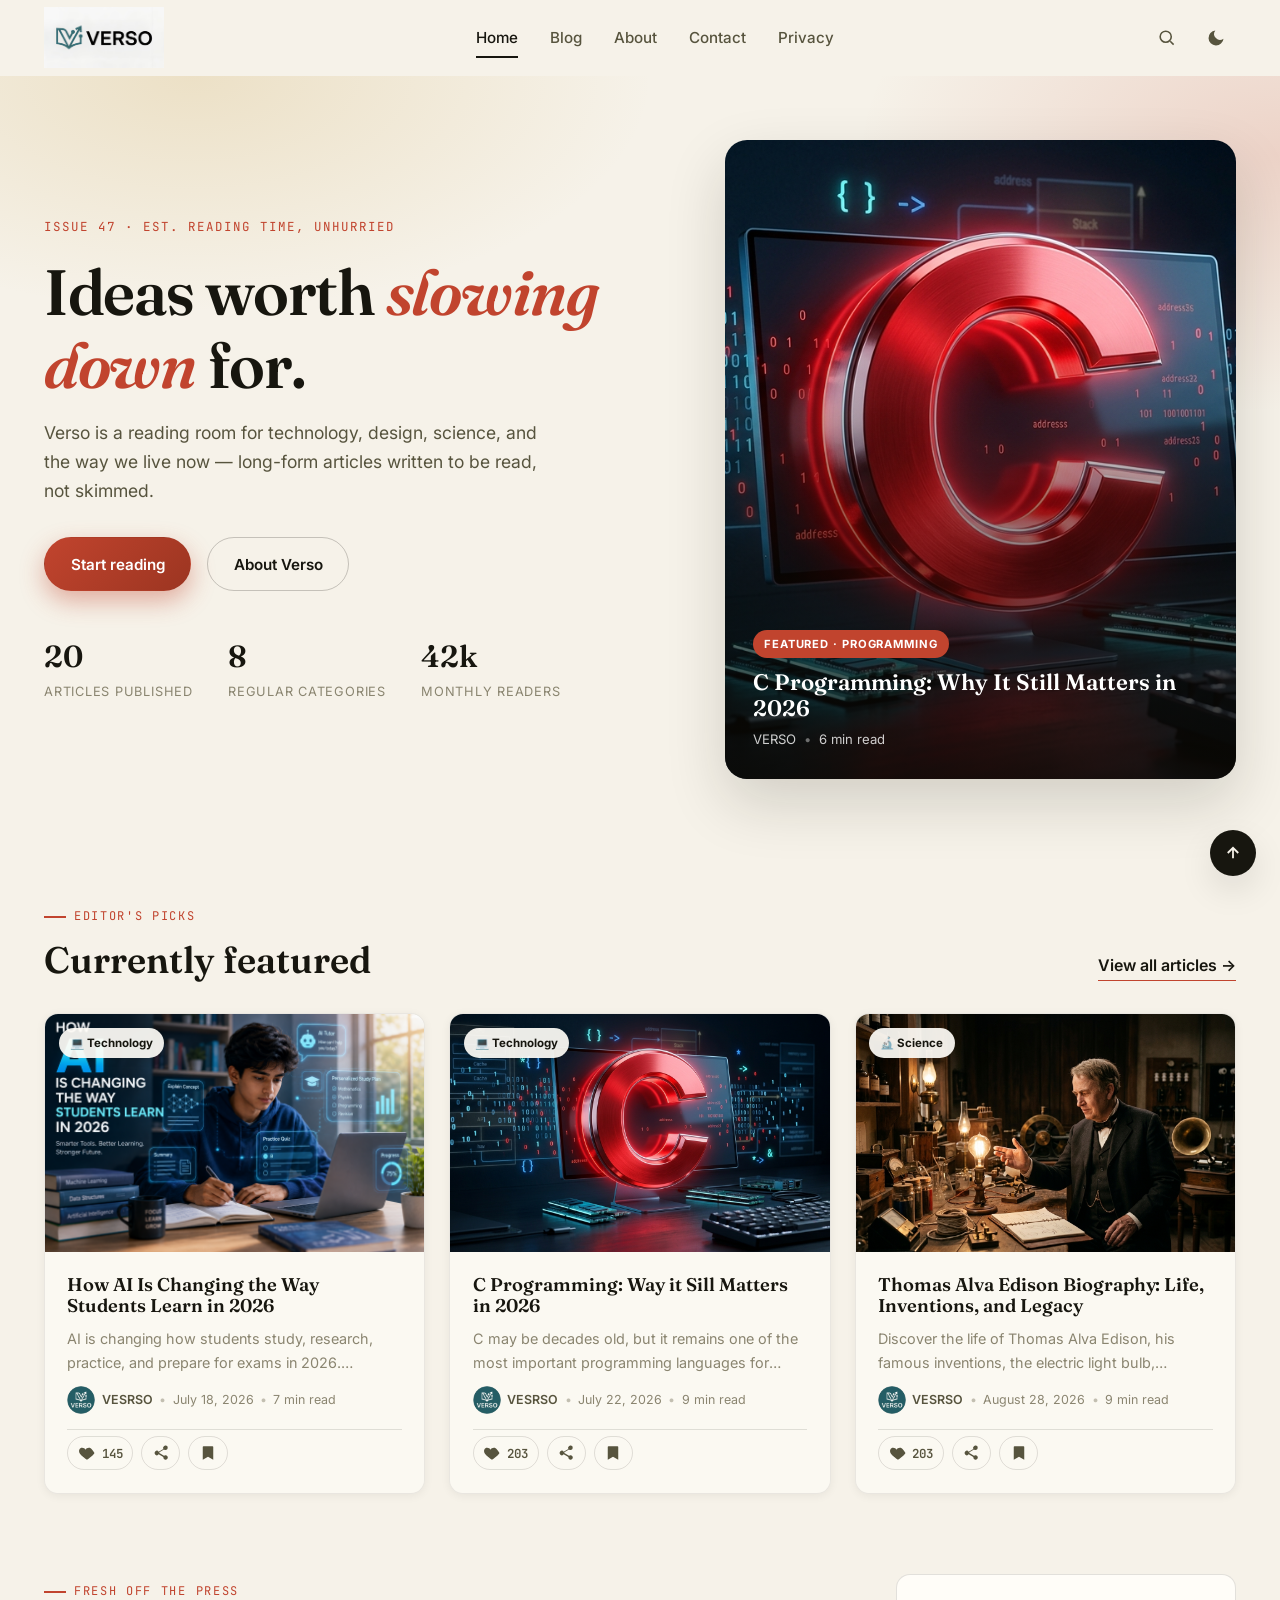
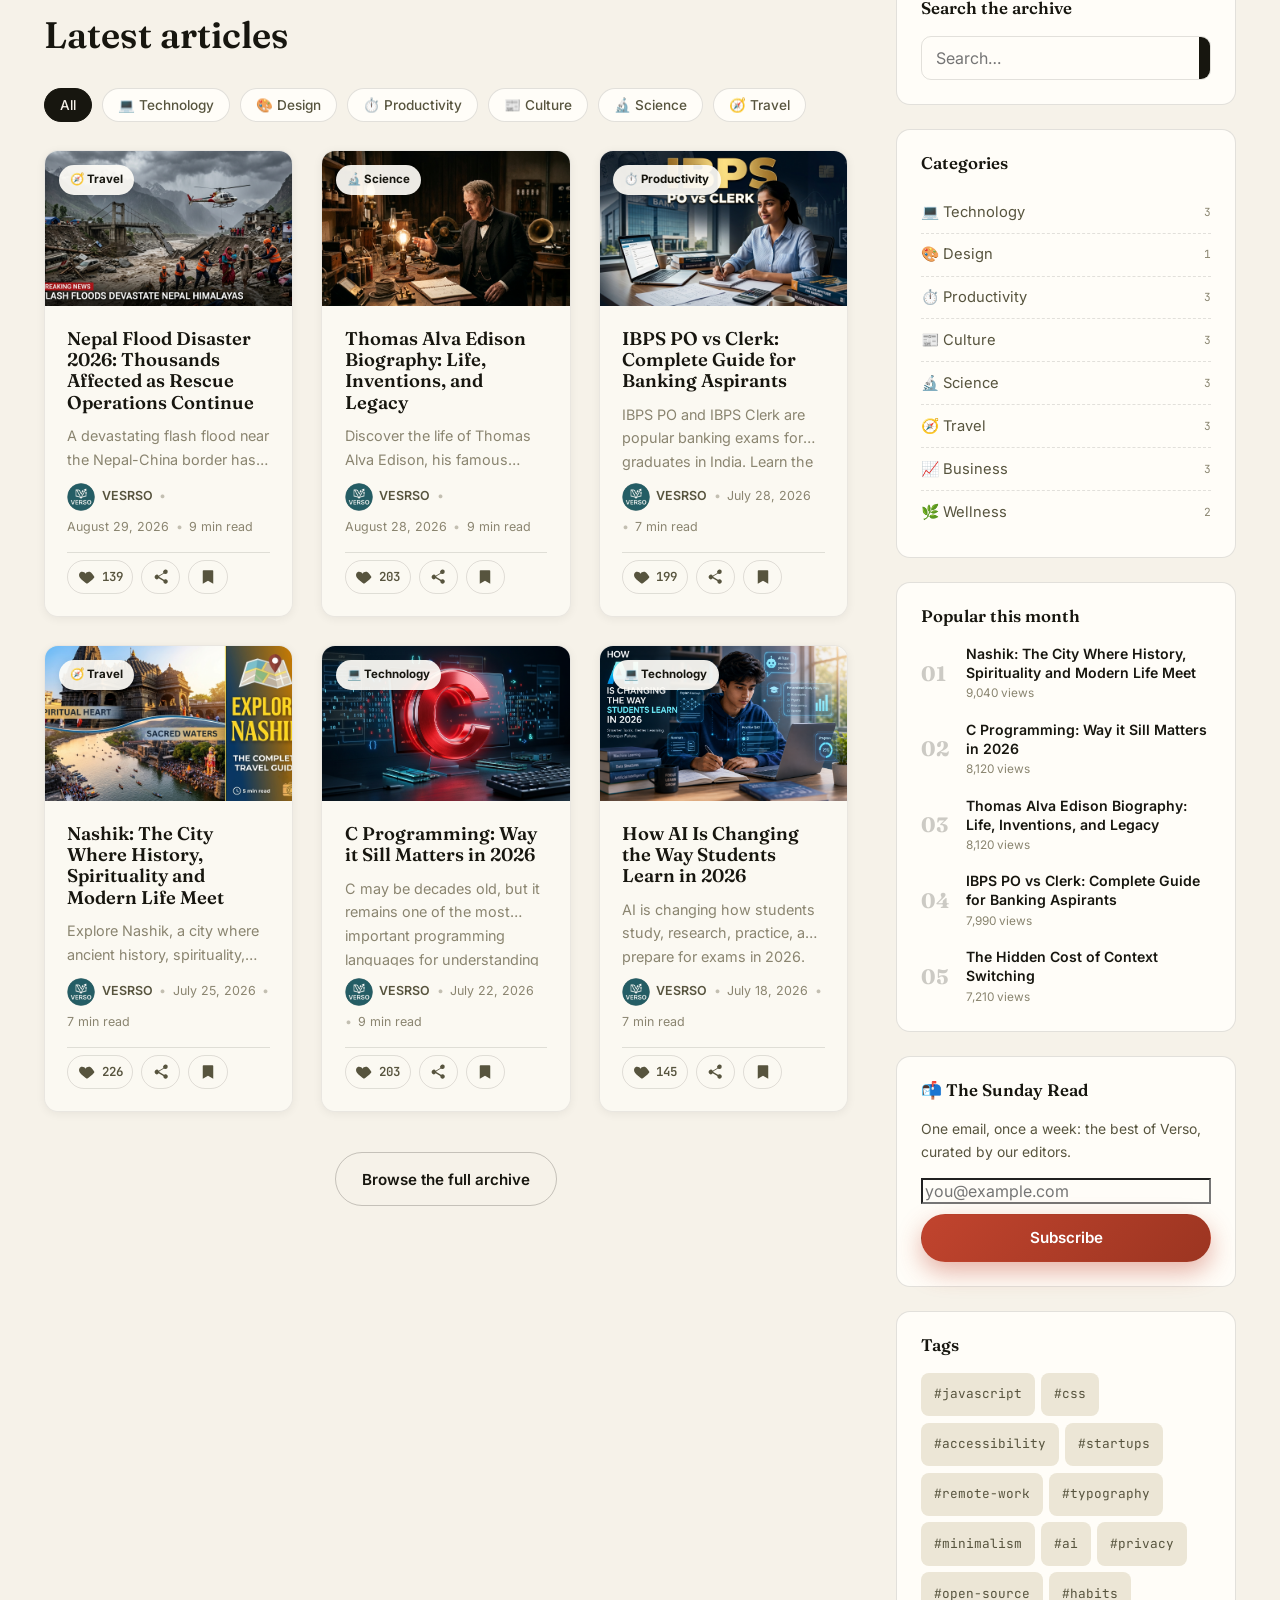
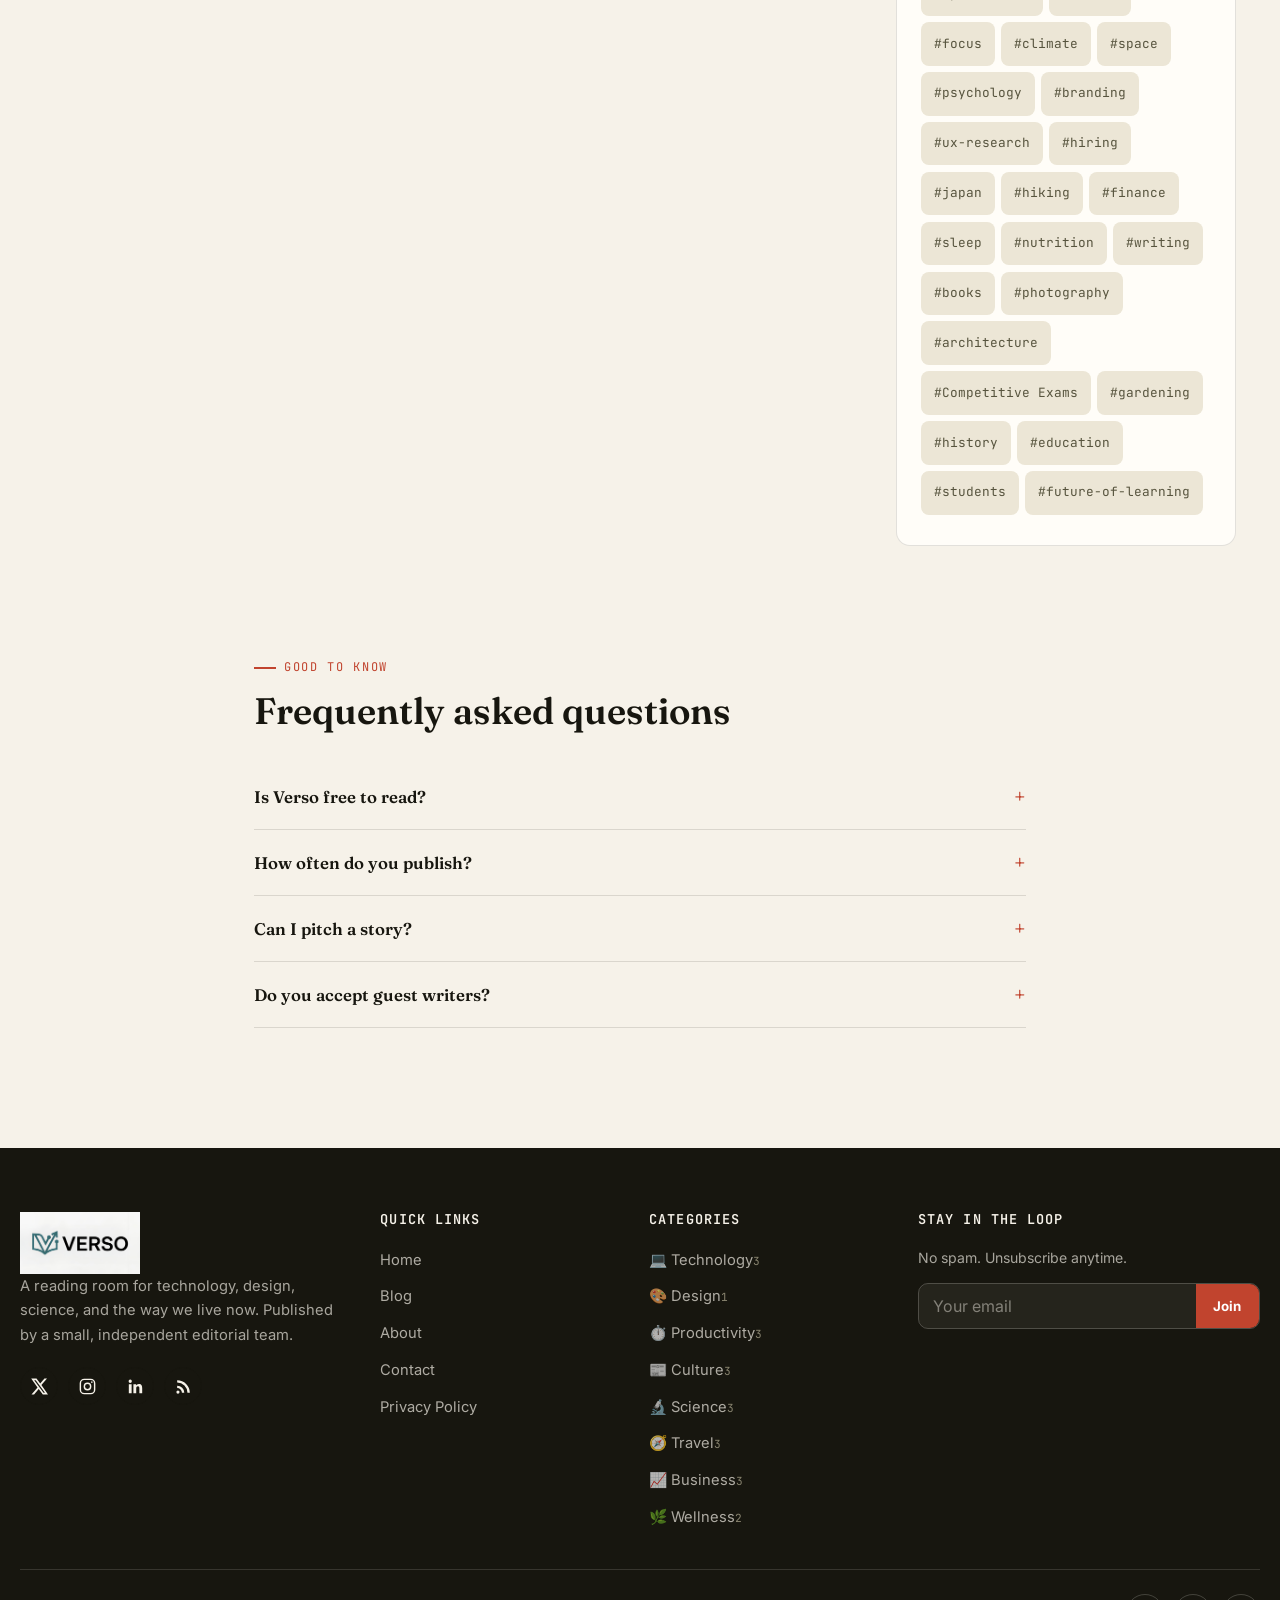
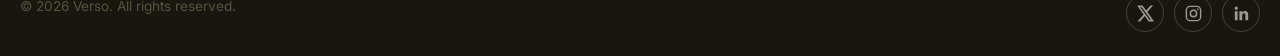
<file: index.html>
<!DOCTYPE html>
<html lang="en">
<head>
  <meta name="google-site-verification" content="L8E7GluqnDi6hn-db4uwh5d0eyfYCwh_qu2xkvtkNhM" />
  <script async src="https://pagead2.googlesyndication.com/pagead/js/adsbygoogle.js?client=ca-pub-2275084325107772"
     crossorigin="anonymous"></script>
  <meta charset="UTF-8">
  <meta name="viewport" content="width=device-width, initial-scale=1.0">

  <title>Verso — Ideas Worth Slowing Down For</title>

  <meta name="description"
    content="Verso is a reading room for technology, design, science, and the way we live now. Long-form articles, written to be read, not skimmed.">

  <meta name="theme-color" content="#F6F2E9">

  <link rel="canonical" href="https://verso-blogg.netlify.app/index.html">

  <!-- Open Graph -->
  <meta property="og:type" content="website">
  <meta property="og:title" content="Verso — Ideas Worth Slowing Down For">
  <meta property="og:description"
    content="A reading room for technology, design, science, and the way we live now.">
  <meta property="og:image" content="https://verso-blogg.netlify.app/images/IMG_20260827_145928.png">
  <meta property="og:url" content="https://verso-blogg.netlify.app/index.html">

  <meta name="twitter:card" content="summary_large_image">
  <meta name="twitter:title" content="Verso — Ideas Worth Slowing Down For">
  <meta name="twitter:description"
    content="A reading room for technology, design, science, and the way we live now.">
  <meta name="twitter:image" content="https://picsum.photos/id/0/1200/700">

  <link rel="icon" href="images/placeholder.svg" type="image/svg+xml">

  <link rel="stylesheet" href="css/xmc.css">
  <link rel="stylesheet" href="css/ree.css">

    <!-- Theme -->
  <script src="js/theme.js"></script>

  <!-- Schema.org -->
<script type="application/ld+json">
{
  "@context": "https://schema.org",
  "@type": "WebSite",
  "name": "Verso",
  "url": "https://verso-blogg.netlify.app/",
  "potentialAction": {
    "@type": "SearchAction",
    "target": "https://verso-blogg.netlify.app/blog.html?search={search_term_string}",
    "query-input": "required name=search_term_string"
  }
}
</script>

  <style>
    /* =========================================================
       SOCIAL MEDIA ICONS
       ========================================================= */

    .social-links {
      display: flex;
      align-items: center;
      gap: 10px;
    }

    .social-links a {
      width: 38px;
      height: 38px;
      display: inline-flex;
      align-items: center;
      justify-content: center;
      border-radius: 50%;
      text-decoration: none;
      transition:
        transform 0.2s ease,
        background-color 0.2s ease,
        color 0.2s ease;
    }

    .social-links a:hover {
      transform: translateY(-3px);
    }

    .social-links svg {
      width: 19px;
      height: 19px;
      display: block;
    }

    /* Footer social icons */
    .footer-about .social-links a,
    .footer-bottom .social-links a {
      color: inherit;
    }

    .social-links a:hover {
      background: rgba(255,255,255,0.12);
    }
  </style>

</head>

<body>

  <a class="skip-link" href="#main">Skip to content</a>

  <!-- ============================= HEADER ============================= -->

  <header class="site-header">

    <div class="container">

      <a href="index.html" class="logo">
        <img src="images/IMG_20260827_145928.png" alt="Verso Logo">
      </a>

      <nav class="nav-menu" aria-label="Primary">
        <a href="index.html" class="is-active">Home</a>
        <a href="blog.html">Blog</a>
        <a href="about.html">About</a>
        <a href="contact.html">Contact</a>
        <a href="privacy.html">Privacy</a>
      </nav>

      <div class="header-actions">

        <button
          class="icon-btn search-toggle"
          aria-label="Open search"
          title="Search (press /)">

          <svg
            viewBox="0 0 24 24"
            width="19"
            height="19"
            fill="none"
            stroke="currentColor"
            stroke-width="2">

            <circle cx="11" cy="11" r="7"/>
            <path d="M21 21l-4.3-4.3"/>

          </svg>

        </button>

        <button
          class="icon-btn theme-toggle"
          aria-label="Toggle dark mode"
          aria-pressed="false"
          title="Toggle theme (press t)">

          <svg
            class="icon-moon"
            viewBox="0 0 24 24"
            width="19"
            height="19"
            fill="currentColor">

            <path d="M21 12.8A9 9 0 1 1 11.2 3a7 7 0 0 0 9.8 9.8Z"/>

          </svg>

          <svg
            class="icon-sun"
            viewBox="0 0 24 24"
            width="19"
            height="19"
            fill="currentColor">

            <circle cx="12" cy="12" r="4.5"/>

            <path
              d="M12 2v2.5M12 19.5V22M4.2 4.2l1.8 1.8M18 18l1.8 1.8M2 12h2.5M19.5 12H22M4.2 19.8 6 18M18 6l1.8-1.8"
              stroke="currentColor"
              stroke-width="1.6"/>

          </svg>

        </button>

        <button
          class="nav-toggle"
          aria-label="Open menu"
          aria-expanded="false">

          <span></span>
          <span></span>
          <span></span>

        </button>

      </div>

    </div>

  </header>

  <!-- ============================= SEARCH ============================= -->

  <div class="search-panel">

    <div class="search-panel__inner">

      <div class="search-panel__header">

        <form role="search" style="flex:1; display:flex;">

          <input
            type="search"
            class="search-input"
            placeholder="Search articles, topics, tags…"
            aria-label="Search articles">

        </form>

        <button
          type="button"
          class="search-panel__close"
          aria-label="Close search">

          ✕

        </button>

      </div>

      <div class="search-suggestions">

        <p class="search-suggestions__hint">
          Type at least two characters to search titles, tags, and categories.
        </p>

      </div>

    </div>

  </div>


  <main id="main">

    <!-- ============================= HERO ============================= -->

    <section class="hero">

      <div class="container hero__grid">

        <div>

          <p class="hero__eyebrow">
            Issue 47 · Est. reading time, unhurried
          </p>

          <h1 class="hero__title">
            Ideas worth <em>slowing down</em> for.
          </h1>

          <p class="hero__lede">
            Verso is a reading room for technology, design, science,
            and the way we live now — long-form articles written to be
            read, not skimmed.
          </p>

          <div class="hero__actions">

            <a href="blog.html" class="btn btn-primary">
              Start reading
            </a>

            <a href="about.html" class="btn btn-secondary">
              About Verso
            </a>

          </div>

          <div class="hero__stats">

            <div>
              <div class="hero__stat-value">
                <span data-counter="20">0</span>
              </div>

              <div class="hero__stat-label">
                Articles published
              </div>
            </div>

            <div>
              <div class="hero__stat-value">
                <span data-counter="8">0</span>
              </div>

              <div class="hero__stat-label">
                Regular categories
              </div>
            </div>

            <div>
              <div class="hero__stat-value">
                <span data-counter="42">0</span>k
              </div>

              <div class="hero__stat-label">
                Monthly readers
              </div>
            </div>

          </div>

        </div>


        <a
  href="post.html?slug=c-programming-why-it-still-matters-in-2026"
  class="hero__feature"
  id="hero-feature">

  <img
    src="images/C programming.png"
    alt="C Programming: Why It Still Matters in 2026">

  <div class="hero__feature-content">

    <span class="hero__feature-badge">
      Featured · Programming
    </span>

    <h2 class="hero__feature-title">
      C Programming: Why It Still Matters in 2026
    </h2>

    <div class="hero__feature-meta">
      <span>VERSO</span>
      <span class="dot">•</span>
      <span>6 min read</span>
    </div>

  </div>

        </a>

      </div>

    </section>

    <!-- ====================== FEATURED ARTICLES ====================== -->

    <section class="section section--tight">

      <div class="container">

        <div class="section-head">

          <div>

            <span class="eyebrow">
              Editor's picks
            </span>

            <h2 class="section-title">
              Currently featured
            </h2>

          </div>

          <a href="blog.html" class="view-all-link">
            View all articles →
          </a>

        </div>

        <div
          class="featured-strip"
          id="featured-strip">
        </div>

      </div>

    </section>


    <!-- ============================ MAIN GRID ============================ -->

    <section class="section section--tight">

      <div class="container grid-main">

        <div class="main-col">

          <div class="section-head">

            <div>

              <span class="eyebrow">
                Fresh off the press
              </span>

              <h2 class="section-title">
                Latest articles
              </h2>

            </div>

          </div>

          <div
            class="category-chip-row"
            id="home-category-filters">
          </div>

          <div
            class="card-grid"
            id="home-post-grid"
            data-skeleton-target
            data-skeleton-count="6">
          </div>

          <div style="text-align:center; margin-top: 2.5rem;">

            <a
              href="blog.html"
              class="btn btn-secondary">

              Browse the full archive

            </a>

          </div>

        </div>

      <!-- ============================ SIDEBAR ============================ -->

        <aside class="sidebar" aria-label="Sidebar">

          <div class="widget">

            <h3 class="widget__title">
              Search the archive
            </h3>

            <form
              class="widget__search"
              role="search"
              id="sidebar-search-form">

              <input
                type="search"
                placeholder="Search…"
                aria-label="Search">

              <button
                type="submit"
                aria-label="Search">

                <svg
                  viewBox="0 0 24 24"
                  width="17"
                  height="17"
                  fill="none"
                  stroke="currentColor"
                  stroke-width="2">

                  <circle cx="11" cy="11" r="7"/>
                  <path d="M21 21l-4.3-4.3"/>

                </svg>

              </button>

            </form>

          </div>


          <div class="widget">

            <h3 class="widget__title">
              Categories
            </h3>

            <ul
              class="category-list"
              id="sidebar-categories">
            </ul>

          </div>


          <div class="widget">

            <h3 class="widget__title">
              Popular this month
            </h3>

            <ul
              class="mini-post-list"
              id="sidebar-popular">
            </ul>

          </div>


          <div class="widget widget-newsletter">

            <h3 class="widget__title">
              📬 The Sunday Read
            </h3>

            <p>
              One email, once a week: the best of Verso,
              curated by our editors.
            </p>

            <form id="sidebar-newsletter-form">

              <input
                type="email"
                required
                placeholder="you@example.com"
                aria-label="Email address">

              <button
                type="submit"
                class="btn btn-primary btn-block">

                Subscribe

              </button>

            </form>

          </div>


          <div class="widget">

            <h3 class="widget__title">
              Tags
            </h3>

            <div
              class="tag-cloud"
              id="sidebar-tags">
            </div>

          </div>

        </aside>

      </div>

    </section>

    <!-- ============================ FAQ ============================ -->

    <section class="section section--tight">

      <div
        class="container"
        style="max-width: 820px;">

        <div class="section-head">

          <div>

            <span class="eyebrow">
              Good to know
            </span>

            <h2 class="section-title">
              Frequently asked questions
            </h2>

          </div>

        </div>

        <div
          class="faq-list"
          id="faq-list">
        </div>

      </div>

    </section>

  </main>


  <!-- ============================= FOOTER ============================= -->

  <footer class="site-footer">

    <div class="container footer-top">


      <!-- ABOUT -->

      <div class="footer-col footer-about">

        <a href="index.html" class="logo">

          <img
            src="images/IMG_20260827_145928.png"
            alt="Verso Logo">

        </a>

        <p>
          A reading room for technology, design, science,
          and the way we live now. Published by a small,
          independent editorial team.
        </p>


        <!-- SOCIAL MEDIA -->

        <div
          class="social-links"
          style="margin-top:1.25rem;">

          <!-- X / Twitter -->

          <a
            href="#"
            aria-label="X"
            title="X">

            <svg
              viewBox="0 0 24 24"
              fill="currentColor"
              aria-hidden="true">

              <path d="M18.244 2H21.5l-7.11 8.13L22.75 22h-6.57l-5.14-6.73L5.15 22H1.89l7.61-8.7L1.5 2h6.74l4.65 6.14L18.244 2Zm-1.15 17.86h1.8L7.22 4.02H5.29L17.094 19.86Z"/>

            </svg>

          </a>


          <!-- Instagram -->

          <a
            href="https://www.instagram.com/akash_jadhav_14?igsi=MWh5ZHBkMnVkZ2pjag=="
            aria-label="Instagram"
            title="Instagram">

            <svg
              viewBox="0 0 24 24"
              fill="none"
              stroke="currentColor"
              stroke-width="1.8"
              aria-hidden="true">

              <rect
                x="3"
                y="3"
                width="18"
                height="18"
                rx="5"/>

              <circle
                cx="12"
                cy="12"
                r="4"/>

              <circle
                cx="17.5"
                cy="6.5"
                r="1"
                fill="currentColor"
                stroke="none"/>

            </svg>

          </a>

          <!-- LINKEDIN -->

          <a
            href="https://www.linkedin.com/in/akash-jadhav-b55a06274"
            target="_blank"
            rel="noopener noreferrer"
            aria-label="LinkedIn"
            title="LinkedIn">

            <svg
              viewBox="0 0 24 24"
              fill="currentColor"
              aria-hidden="true">

              <path d="M20.45 20.45h-3.56v-5.58c0-1.33-.03-3.04-1.85-3.04-1.85 0-2.13 1.44-2.13 2.94v5.68H9.35V9h3.42v1.56h.05c.48-.9 1.64-1.85 3.37-1.85 3.6 0 4.26 2.37 4.26 5.46v6.28zM5.34 7.43a2.06 2.06 0 1 1 0-4.12 2.06 2.06 0 0 1 0 4.12zM7.12 20.45H3.56V9h3.56v11.45z"/>

            </svg>

          </a>


          <!-- RSS -->

          <a
            href="#"
            aria-label="RSS Feed"
            title="RSS Feed">

            <svg
              viewBox="0 0 24 24"
              fill="currentColor"
              aria-hidden="true">

              <circle cx="5" cy="19" r="2"/>

              <path d="M4 11a9 9 0 0 1 9 9h-3a6 6 0 0 0-6-6v-3Z"/>

              <path d="M4 4a16 16 0 0 1 16 16h-3A13 13 0 0 0 4 7V4Z"/>

            </svg>

          </a>

        </div>

      </div>


      <!-- QUICK LINKS -->

      <div class="footer-col">

        <h4>Quick links</h4>

        <ul>

          <li>
            <a href="index.html">Home</a>
          </li>

          <li>
            <a href="blog.html">Blog</a>
          </li>

          <li>
            <a href="about.html">About</a>
          </li>

          <li>
            <a href="contact.html">Contact</a>
          </li>

          <li>
            <a href="privacy.html">
              Privacy Policy
            </a>
          </li>

        </ul>

      </div>


      <!-- CATEGORIES -->

      <div class="footer-col">

        <h4>Categories</h4>

        <ul id="footer-categories"></ul>

      </div>


      <!-- NEWSLETTER -->

      <div class="footer-col footer-newsletter">

        <h4>Stay in the loop</h4>

        <p
          style="color:rgba(246,242,233,0.65); font-size:0.88rem;">

          No spam. Unsubscribe anytime.

        </p>

        <form id="footer-newsletter-form">

          <input
            type="email"
            required
            placeholder="Your email"
            aria-label="Email address">

          <button type="submit">
            Join
          </button>

        </form>

      </div>

    </div>

    <!-- ============================= FOOTER BOTTOM ============================= -->

    <div class="container footer-bottom">

      <p>
        © <span data-year></span>
        Verso. All rights reserved.
      </p>


      <!-- SOCIAL MEDIA -->

      <div class="social-links">


        <!-- X -->

        <a
          href="#"
          aria-label="X"
          title="X">

          <svg
            viewBox="0 0 24 24"
            fill="currentColor"
            aria-hidden="true">

            <path d="M18.244 2H21.5l-7.11 8.13L22.75 22h-6.57l-5.14-6.73L5.15 22H1.89l7.61-8.7L1.5 2h6.74l4.65 6.14L18.244 2Zm-1.15 17.86h1.8L7.22 4.02H5.29L17.094 19.86Z"/>

          </svg>

        </a>


        <!-- INSTAGRAM -->

        <a
          href="https://www.instagram.com/akash_jadhav_14?igsi=MWh5ZHBkMnVkZ2pjag=="
          aria-label="Instagram"
          title="Instagram">

          <svg
            viewBox="0 0 24 24"
            fill="none"
            stroke="currentColor"
            stroke-width="1.8"
            aria-hidden="true">

            <rect
              x="3"
              y="3"
              width="18"
              height="18"
              rx="5"/>

            <circle
              cx="12"
              cy="12"
              r="4"/>

            <circle
              cx="17.5"
              cy="6.5"
              r="1"
              fill="currentColor"
              stroke="none"/>

          </svg>

        </a>


        <!-- LINKEDIN -->

        <a
          href="https://www.linkedin.com/in/akash-jadhav-b55a06274"
          target="_blank"
          rel="noopener noreferrer"
          aria-label="LinkedIn"
          title="LinkedIn">

          <svg
            viewBox="0 0 24 24"
            fill="currentColor"
            aria-hidden="true">

            <path d="M20.45 20.45h-3.56v-5.58c0-1.33-.03-3.04-1.85-3.04-1.85 0-2.13 1.44-2.13 2.94v5.68H9.35V9h3.42v1.56h.05c.48-.9 1.64-1.85 3.37-1.85 3.6 0 4.26 2.37 4.26 5.46v6.28zM5.34 7.43a2.06 2.06 0 1 1 0-4.12 2.06 2.06 0 0 1 0 4.12zM7.12 20.45H3.56V9h3.56v11.45z"/>

            </svg>

        </a>

      </div>

    </div>

  </footer>


  <!-- ============================= NEWSLETTER POPUP ============================= -->

  <div class="newsletter-popup">

    <div class="newsletter-popup__card">

      <button
        type="button"
        class="newsletter-popup__close"
        data-close-popup
        aria-label="Close">

        ✕

      </button>

      <div class="newsletter-popup__icon">
        📖
      </div>

      <h3>
        Enjoying Verso so far?
      </h3>

      <p>
        Get our best articles delivered every Sunday morning —
        no noise, just the good stuff.
      </p>

      <form>

        <input
          type="email"
          required
          placeholder="you@example.com"
          aria-label="Email address">

        <button
          type="submit"
          class="btn btn-primary">

          Subscribe

        </button>

      </form>

      <p
        style="font-size:0.78rem; margin-top:1rem;">

        <button
          type="button"
          data-close-popup
          style="background:none;border:none;color:var(--ink-faint);text-decoration:underline;">

          No thanks, maybe later

        </button>

      </p>

    </div>

  </div>

  <!-- ============================= SCROLL TOP ============================= -->

  <button
    class="scroll-top-btn"
    aria-label="Scroll to top">

    <svg
      viewBox="0 0 24 24"
      width="18"
      height="18"
      fill="none"
      stroke="currentColor"
      stroke-width="2.4">

      <path d="M12 19V5M5 12l7-7 7 7"/>

    </svg>

  </button>


  <!-- ============================= JAVASCRIPT ============================= -->

  <script src="js/blog.js"></script>
  <script src="js/app.js"></script>
  <script src="js/search.js"></script>
  <script src="js/pagination.js"></script>


  <script>

    /* ---------------------------------------------------------------
       Home page rendering
       --------------------------------------------------------------- */

    (function () {

      "use strict";


      /* Featured strip */

      const featured =
        VERSO.posts
          .filter((p) => p.featured)
          .slice(0, 3);

      document.getElementById("featured-strip").innerHTML =
        featured.map(VERSO.renderCard).join("");


      /* Latest posts */

      let activeCategory = "all";

      const grid =
        document.getElementById("home-post-grid");


      function renderGrid() {

        const list =
          [...VERSO.posts]
            .filter(
              (p) =>
                activeCategory === "all" ||
                p.category === activeCategory
            )
            .sort(
              (a, b) =>
                new Date(b.date) -
                new Date(a.date)
            )
            .slice(0, 6);


        grid.innerHTML = list.length

          ? list.map(VERSO.renderCard).join("")

          : `
            <div
              class="empty-state"
              style="grid-column:1/-1;">

              <h3>No articles here yet</h3>

              <p>
                Try a different category.
              </p>

            </div>
          `;


        window.VersoLazyLoad();

      }


      /* Category filters */

      const chipRow =
        document.getElementById(
          "home-category-filters"
        );


      chipRow.innerHTML =
        [
          `<button
             class="chip is-active"
             data-category="all">
             All
           </button>`
        ]

        .concat(
          VERSO.categories
            .slice(0, 6)
            .map(
              (c) =>
                `<button
                   class="chip"
                   data-category="${c.id}">
                   ${c.icon} ${c.name}
                 </button>`
            )
        )

        .join("");


      chipRow.addEventListener(
        "click",
        (e) => {

          const btn =
            e.target.closest(".chip");

          if (!btn) return;

          activeCategory =
            btn.dataset.category;


          chipRow
            .querySelectorAll(".chip")
            .forEach(
              (c) =>
                c.classList.toggle(
                  "is-active",
                  c === btn
                )
            );


          renderGrid();

        }
      );


      renderGrid();


      /* Sidebar */

      VERSO.renderCategoryList(
        "#sidebar-categories"
      );

      VERSO.renderPopularPosts(
        "#sidebar-popular"
      );

      VERSO.renderTagCloud(
        "#sidebar-tags"
      );

      VERSO.renderCategoryList(
        "#footer-categories"
      );


      /* Newsletter */

      [
        ["#sidebar-newsletter-form", true],
        ["#footer-newsletter-form", false]

      ].forEach(
        ([selector]) => {

          const form =
            document.querySelector(selector);

          form?.addEventListener(
            "submit",
            (e) => {

              e.preventDefault();

              const input =
                form.querySelector(
                  "input[type='email']"
                );


              if (input.checkValidity()) {

                localStorage.setItem(
                  "verso_subscribed",
                  "1"
                );


                VersoToast(
                  "You're subscribed. Welcome aboard!",
                  "success"
                );


                form.reset();

              } else {

                VersoToast(
                  "Please enter a valid email address.",
                  "error"
                );

              }

            }
          );

        }
      );
      /* Sidebar search */

      document
        .getElementById(
          "sidebar-search-form"
        )
        ?.addEventListener(
          "submit",
          (e) => {

            e.preventDefault();

            const q =
              e.target
                .querySelector("input")
                .value
                .trim();


            window.location.href =
              `blog.html?search=${encodeURIComponent(q)}`;

          }
        );


      /* FAQ */

      const faqs = [

        {
          q: "Is Verso free to read?",
          a: "Yes — every article on Verso is free, always. The Sunday newsletter is free too."
        },

        {
          q: "How often do you publish?",
          a: "New articles go up two to three times a week, usually on weekday mornings."
        },

        {
          q: "Can I pitch a story?",
          a: "Absolutely. Head to the Contact page and choose \"Pitch an idea\" from the subject line."
        },

        {
          q: "Do you accept guest writers?",
          a: "We do, on a rolling basis. We look for a strong point of view over a long résumé."
        }

      ];


      document.getElementById(
        "faq-list"
      ).innerHTML = faqs

        .map(
          (f, i) => `

            <div class="faq-item">

              <button
                class="faq-question"
                aria-expanded="false"
                aria-controls="faq-a-${i}">

                ${f.q}

                <span class="faq-question__icon">
                  +
                </span>

              </button>

              <div
                class="faq-answer"
                id="faq-a-${i}">

                <div class="faq-answer__inner">
                  ${f.a}
                </div>

              </div>

            </div>

          `
        )

        .join("");


      document
        .querySelectorAll(".faq-question")
        .forEach(
          (btn) => {

            btn.addEventListener(
              "click",
              () => {

                const item =
                  btn.closest(".faq-item");

                const answer =
                  item.querySelector(
                    ".faq-answer"
                  );


                const isOpen =
                  item.classList.toggle(
                    "is-open"
                  );


                btn.setAttribute(
                  "aria-expanded",
                  String(isOpen)
                );


                answer.style.maxHeight =
                  isOpen
                    ? answer.scrollHeight + "px"
                    : "0px";

              }
            );

          }
        );

    })();

  </script>

</body>
</html>
</file>
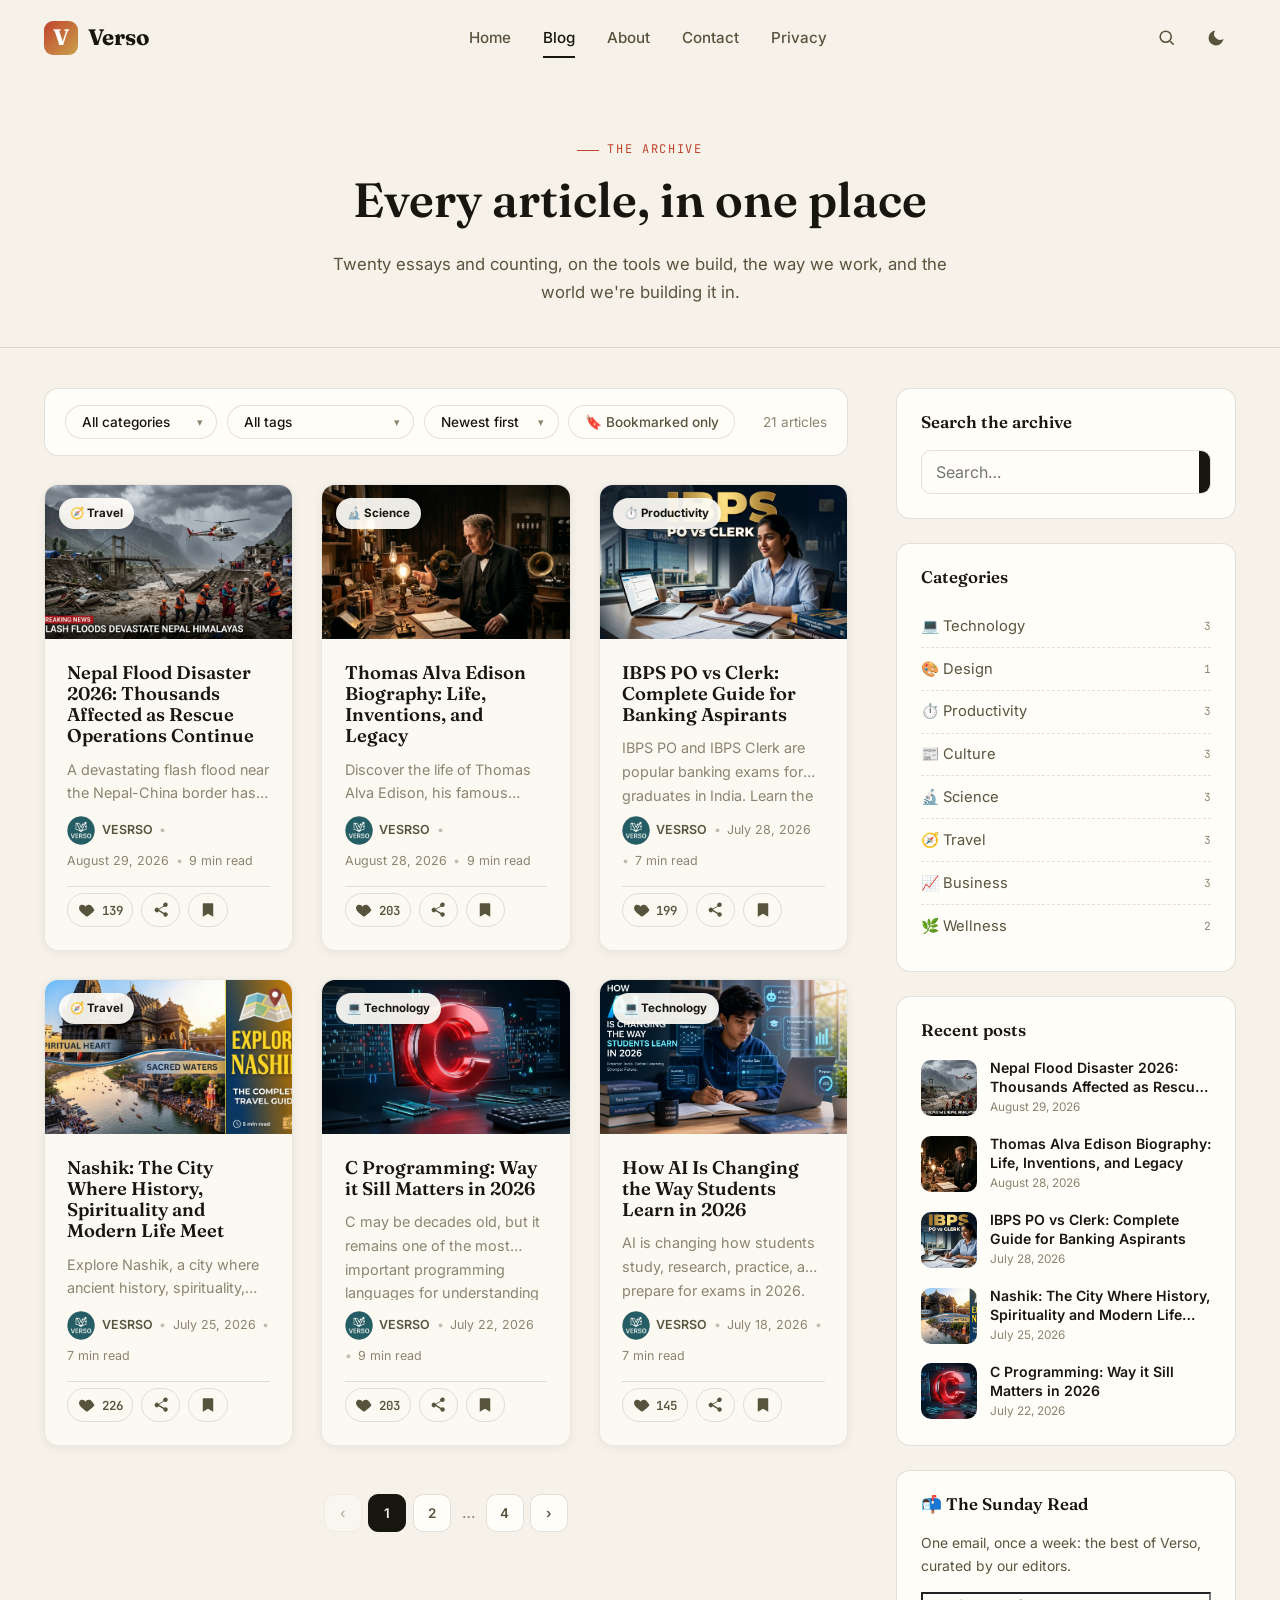
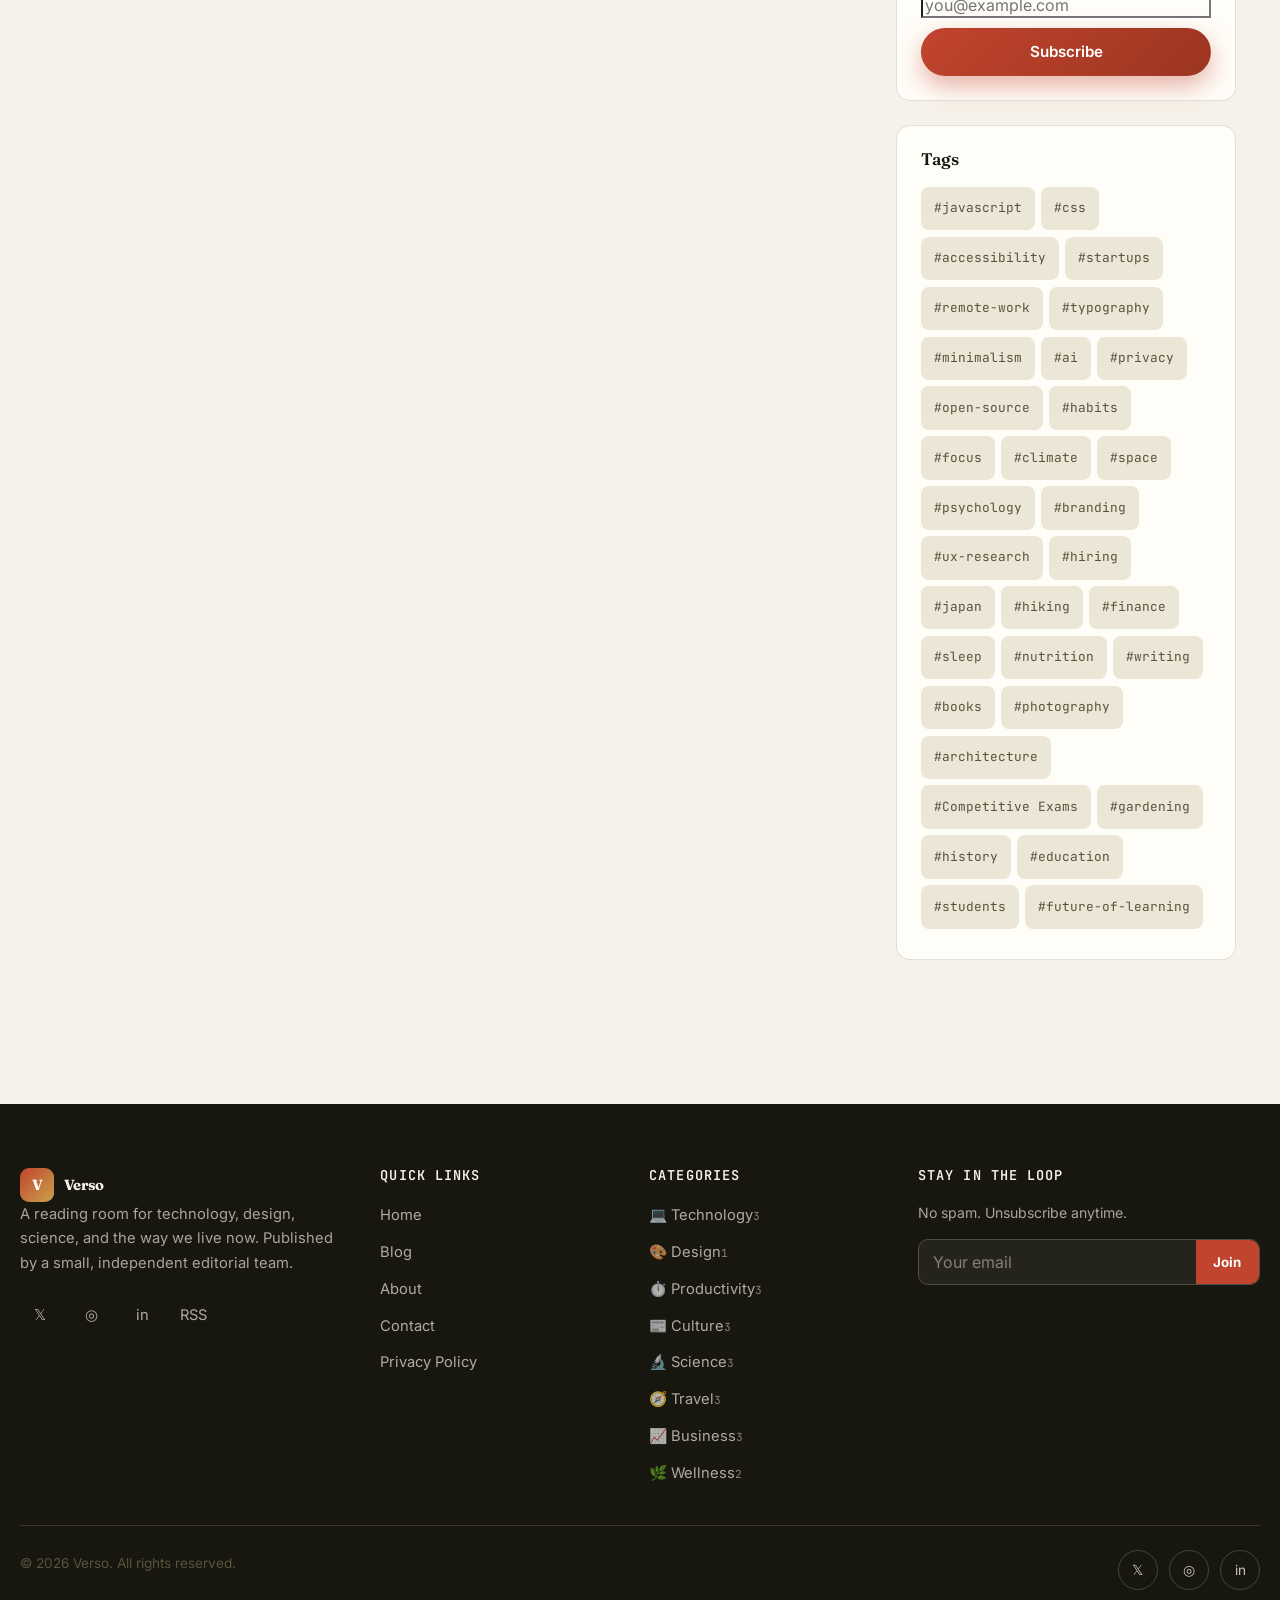
<file: blog.html>
<!DOCTYPE html>
<html lang="en">
<head>
  <meta charset="UTF-8">
  <meta name="viewport" content="width=device-width, initial-scale=1.0">
  <title>Blog — Verso</title>
  <meta name="description" content="Browse every article on Verso: filter by category or tag, search the archive, and sort by newest, oldest, or most read.">
  <meta name="theme-color" content="#F6F2E9">
  <link rel="canonical" href="https://verso-blogg.netlify.app/blog.html">

  <meta property="og:type" content="website">
  <meta property="og:title" content="Blog — Verso">
  <meta property="og:description" content="Browse every article on Verso: filter by category or tag, search the archive, and sort by newest, oldest, or most read.">
  <meta property="og:image" content="https://picsum.photos/id/1/1200/700">
  <meta name="twitter:card" content="summary_large_image">

  <link rel="icon" href="images/placeholder.svg" type="image/svg+xml">
  <link rel="stylesheet" href="css/xmc.css">
  <link rel="stylesheet" href="css/ree.css">
  <script src="js/theme.js"></script>
</head>
<body>
  <a class="skip-link" href="#main">Skip to content</a>

  <header class="site-header">
    <div class="container">
      <a href="index.html" class="logo"><span class="logo__mark">V</span>Verso</a>
      <nav class="nav-menu" aria-label="Primary">
        <a href="index.html">Home</a>
        <a href="blog.html" class="is-active">Blog</a>
        <a href="about.html">About</a>
        <a href="contact.html">Contact</a>
        <a href="privacy.html">Privacy</a>
      </nav>
      <div class="header-actions">
        <button class="icon-btn search-toggle" aria-label="Open search" title="Search (press /)">
          <svg viewBox="0 0 24 24" width="19" height="19" fill="none" stroke="currentColor" stroke-width="2"><circle cx="11" cy="11" r="7"/><path d="M21 21l-4.3-4.3"/></svg>
        </button>
        <button class="icon-btn theme-toggle" aria-label="Toggle dark mode" aria-pressed="false" title="Toggle theme (press t)">
          <svg class="icon-moon" viewBox="0 0 24 24" width="19" height="19" fill="currentColor"><path d="M21 12.8A9 9 0 1 1 11.2 3a7 7 0 0 0 9.8 9.8Z"/></svg>
          <svg class="icon-sun" viewBox="0 0 24 24" width="19" height="19" fill="currentColor"><circle cx="12" cy="12" r="4.5"/><path d="M12 2v2.5M12 19.5V22M4.2 4.2l1.8 1.8M18 18l1.8 1.8M2 12h2.5M19.5 12H22M4.2 19.8 6 18M18 6l1.8-1.8" stroke="currentColor" stroke-width="1.6"/></svg>
        </button>
        <button class="nav-toggle" aria-label="Open menu" aria-expanded="false"><span></span><span></span><span></span></button>
      </div>
    </div>
  </header>

  <div class="search-panel">
    <div class="search-panel__inner">
      <div class="search-panel__header">
        <form role="search" style="flex:1; display:flex;">
          <input type="search" class="search-input" placeholder="Search articles, topics, tags…" aria-label="Search articles">
        </form>
        <button type="button" class="search-panel__close" aria-label="Close search">✕</button>
      </div>
      <div class="search-suggestions"><p class="search-suggestions__hint">Type at least two characters to search titles, tags, and categories.</p></div>
    </div>
  </div>

  <main id="main">
    <section class="page-hero">
      <div class="container">
        <span class="eyebrow" style="justify-content:center;">The archive</span>
        <h1 class="page-hero__title">Every article, in one place</h1>
        <p class="page-hero__sub">Twenty essays and counting, on the tools we build, the way we work, and the world we're building it in.</p>
      </div>
    </section>

    <section class="section section--tight">
      <div class="container grid-main">
        <div class="main-col">
          <div class="listing-toolbar">
            <div class="listing-toolbar__filters">
              <div class="select-wrap">
                <select id="category-select" aria-label="Filter by category">
                  <option value="all">All categories</option>
                </select>
              </div>
              <div class="select-wrap">
                <select id="tag-select" aria-label="Filter by tag">
                  <option value="all">All tags</option>
                </select>
              </div>
              <div class="select-wrap">
                <select id="sort-select" aria-label="Sort articles">
                  <option value="newest">Newest first</option>
                  <option value="oldest">Oldest first</option>
                  <option value="popular">Most viewed</option>
                  <option value="liked">Most liked</option>
                </select>
              </div>
              <button class="chip" id="bookmarks-only-toggle" aria-pressed="false">🔖 Bookmarked only</button>
            </div>
            <span class="listing-toolbar__result-count" id="result-count"></span>
          </div>

          <div class="card-grid" id="blog-grid" data-skeleton-target data-skeleton-count="6"></div>
          <nav class="pagination" id="pagination" aria-label="Pagination"></nav>
        </div>

        <aside class="sidebar" aria-label="Sidebar">
          <div class="widget">
            <h3 class="widget__title">Search the archive</h3>
            <form class="widget__search" role="search" id="sidebar-search-form">
              <input type="search" placeholder="Search…" aria-label="Search" id="sidebar-search-input">
              <button type="submit" aria-label="Search">
                <svg viewBox="0 0 24 24" width="17" height="17" fill="none" stroke="currentColor" stroke-width="2"><circle cx="11" cy="11" r="7"/><path d="M21 21l-4.3-4.3"/></svg>
              </button>
            </form>
          </div>
          <div class="widget">
            <h3 class="widget__title">Categories</h3>
            <ul class="category-list" id="sidebar-categories"></ul>
          </div>
          <div class="widget">
            <h3 class="widget__title">Recent posts</h3>
            <ul class="mini-post-list" id="sidebar-recent"></ul>
          </div>
          <div class="widget widget-newsletter">
            <h3 class="widget__title">📬 The Sunday Read</h3>
            <p>One email, once a week: the best of Verso, curated by our editors.</p>
            <form id="sidebar-newsletter-form">
              <input type="email" required placeholder="you@example.com" aria-label="Email address">
              <button type="submit" class="btn btn-primary btn-block">Subscribe</button>
            </form>
          </div>
          <div class="widget">
            <h3 class="widget__title">Tags</h3>
            <div class="tag-cloud" id="sidebar-tags"></div>
          </div>
        </aside>
      </div>
    </section>
  </main>

  <footer class="site-footer">
    <div class="container footer-top">
      <div class="footer-col footer-about">
        <a href="index.html" class="logo"><span class="logo__mark">V</span>Verso</a>
        <p>A reading room for technology, design, science, and the way we live now. Published by a small, independent editorial team.</p>
        <div class="social-links" style="margin-top:1.25rem;">
          <a href="#" aria-label="Twitter">𝕏</a><a href="#" aria-label="Instagram">◎</a><a href="#" aria-label="LinkedIn">in</a><a href="#" aria-label="RSS feed">RSS</a>
        </div>
      </div>
      <div class="footer-col">
        <h4>Quick links</h4>
        <ul><li><a href="index.html">Home</a></li><li><a href="blog.html">Blog</a></li><li><a href="about.html">About</a></li><li><a href="contact.html">Contact</a></li><li><a href="privacy.html">Privacy Policy</a></li></ul>
      </div>
      <div class="footer-col"><h4>Categories</h4><ul id="footer-categories"></ul></div>
      <div class="footer-col footer-newsletter">
        <h4>Stay in the loop</h4>
        <p style="color:rgba(246,242,233,0.65); font-size:0.88rem;">No spam. Unsubscribe anytime.</p>
        <form id="footer-newsletter-form"><input type="email" required placeholder="Your email" aria-label="Email address"><button type="submit">Join</button></form>
      </div>
    </div>
    <div class="container footer-bottom">
      <p>© <span data-year></span> Verso. All rights reserved.</p>
      <div class="social-links"><a href="#" aria-label="Twitter">𝕏</a><a href="#" aria-label="Instagram">◎</a><a href="#" aria-label="LinkedIn">in</a></div>
    </div>
  </footer>

  <div class="newsletter-popup">
    <div class="newsletter-popup__card">
      <button type="button" class="newsletter-popup__close" data-close-popup aria-label="Close">✕</button>
      <div class="newsletter-popup__icon">📖</div>
      <h3>Enjoying Verso so far?</h3>
      <p>Get our best articles delivered every Sunday morning — no noise, just the good stuff.</p>
      <form><input type="email" required placeholder="you@example.com" aria-label="Email address"><button type="submit" class="btn btn-primary">Subscribe</button></form>
      <p style="font-size:0.78rem; margin-top:1rem;"><button type="button" data-close-popup style="background:none;border:none;color:var(--ink-faint);text-decoration:underline;">No thanks, maybe later</button></p>
    </div>
  </div>

  <button class="scroll-top-btn" aria-label="Scroll to top">
    <svg viewBox="0 0 24 24" width="18" height="18" fill="none" stroke="currentColor" stroke-width="2.4"><path d="M12 19V5M5 12l7-7 7 7"/></svg>
  </button>

  <script src="js/blog.js"></script>
  <script src="js/app.js"></script>
  <script src="js/search.js"></script>
  <script src="js/pagination.js"></script>
  <script>
    /* ---------------------------------------------------------------
       Blog listing logic: filter by category/tag/search, sort, paginate
       --------------------------------------------------------------- */
    (function () {
      "use strict";

      const PER_PAGE = 6;
      const params = new URLSearchParams(window.location.search);

      const state = {
        category: params.get("category") || "all",
        tag: params.get("tag") || "all",
        search: params.get("search") || "",
        sort: "newest",
        bookmarksOnly: false,
        page: 1
      };

      const categorySelect = document.getElementById("category-select");
      const tagSelect = document.getElementById("tag-select");
      const sortSelect = document.getElementById("sort-select");
      const grid = document.getElementById("blog-grid");
      const resultCount = document.getElementById("result-count");
      const paginationEl = document.getElementById("pagination");
      const bookmarksToggle = document.getElementById("bookmarks-only-toggle");

      // Populate filter dropdowns
      categorySelect.innerHTML += VERSO.categories.map((c) => `<option value="${c.id}">${c.icon} ${c.name}</option>`).join("");
      tagSelect.innerHTML += VERSO.tags.map((t) => `<option value="${t}">#${t}</option>`).join("");
      categorySelect.value = state.category;
      tagSelect.value = state.tag;

      function getFilteredSorted() {
        let list = [...VERSO.posts];

        if (state.category !== "all") list = list.filter((p) => p.category === state.category);
        if (state.tag !== "all") list = list.filter((p) => p.tags.includes(state.tag));
        if (state.bookmarksOnly) {
          const saved = VERSO.getBookmarks();
          list = list.filter((p) => saved.includes(p.id));
        }
        if (state.search.trim()) {
          const q = state.search.trim().toLowerCase();
          list = list.filter((p) => {
            const haystack = `${p.title} ${p.excerpt} ${p.tags.join(" ")} ${VERSO.getCategory(p.category).name} ${VERSO.getAuthor(p.author).name}`.toLowerCase();
            return haystack.includes(q);
          });
        }

        switch (state.sort) {
          case "oldest": list.sort((a, b) => new Date(a.date) - new Date(b.date)); break;
          case "popular": list.sort((a, b) => b.views - a.views); break;
          case "liked": list.sort((a, b) => VERSO.getLikeCount(b) - VERSO.getLikeCount(a)); break;
          default: list.sort((a, b) => new Date(b.date) - new Date(a.date));
        }
        return list;
      }

      function render() {
        const list = getFilteredSorted();
        const totalPages = Math.max(1, Math.ceil(list.length / PER_PAGE));
        state.page = Math.min(state.page, totalPages);
        const pageItems = VersoPagination.paginate(list, state.page, PER_PAGE);

        resultCount.textContent = state.search
          ? `${list.length} result${list.length === 1 ? "" : "s"} for "${state.search}"`
          : `${list.length} article${list.length === 1 ? "" : "s"}`;

        grid.innerHTML = pageItems.length
          ? pageItems.map(VERSO.renderCard).join("")
          : `<div class="empty-state" style="grid-column:1/-1;"><h3>No articles match those filters</h3><p>Try clearing a filter or searching a different term.</p></div>`;

        window.VersoLazyLoad();
        VersoPagination.renderControls(paginationEl, state.page, totalPages, (page) => {
          state.page = page;
          render();
          window.scrollTo({ top: grid.offsetTop - 110, behavior: "smooth" });
        });
      }

      categorySelect.addEventListener("change", () => { state.category = categorySelect.value; state.page = 1; render(); });
      tagSelect.addEventListener("change", () => { state.tag = tagSelect.value; state.page = 1; render(); });
      sortSelect.addEventListener("change", () => { state.sort = sortSelect.value; state.page = 1; render(); });
      bookmarksToggle.addEventListener("click", () => {
        state.bookmarksOnly = !state.bookmarksOnly;
        bookmarksToggle.classList.toggle("is-active", state.bookmarksOnly);
        bookmarksToggle.setAttribute("aria-pressed", String(state.bookmarksOnly));
        state.page = 1;
        render();
      });

      if (params.get("bookmarks") === "1") {
        state.bookmarksOnly = true;
        bookmarksToggle.classList.add("is-active");
        bookmarksToggle.setAttribute("aria-pressed", "true");
      }

      // Sidebar search box also drives the main listing search
      const sidebarSearchInput = document.getElementById("sidebar-search-input");
      sidebarSearchInput.value = state.search;
      document.getElementById("sidebar-search-form").addEventListener("submit", (e) => {
        e.preventDefault();
        state.search = sidebarSearchInput.value.trim();
        state.page = 1;
        render();
      });

      render();

      // Sidebar widgets
      VERSO.renderCategoryList("#sidebar-categories");
      VERSO.renderRecentPosts("#sidebar-recent");
      VERSO.renderTagCloud("#sidebar-tags");
      VERSO.renderCategoryList("#footer-categories");

      [ "#sidebar-newsletter-form", "#footer-newsletter-form" ].forEach((selector) => {
        document.querySelector(selector)?.addEventListener("submit", (e) => {
          e.preventDefault();
          const input = e.target.querySelector("input[type='email']");
          if (input.checkValidity()) {
            localStorage.setItem("verso_subscribed", "1");
            VersoToast("You're subscribed. Welcome aboard!", "success");
            e.target.reset();
          } else {
            VersoToast("Please enter a valid email address.", "error");
          }
        });
      });
    })();
  </script>
</body>
</html>
</file>
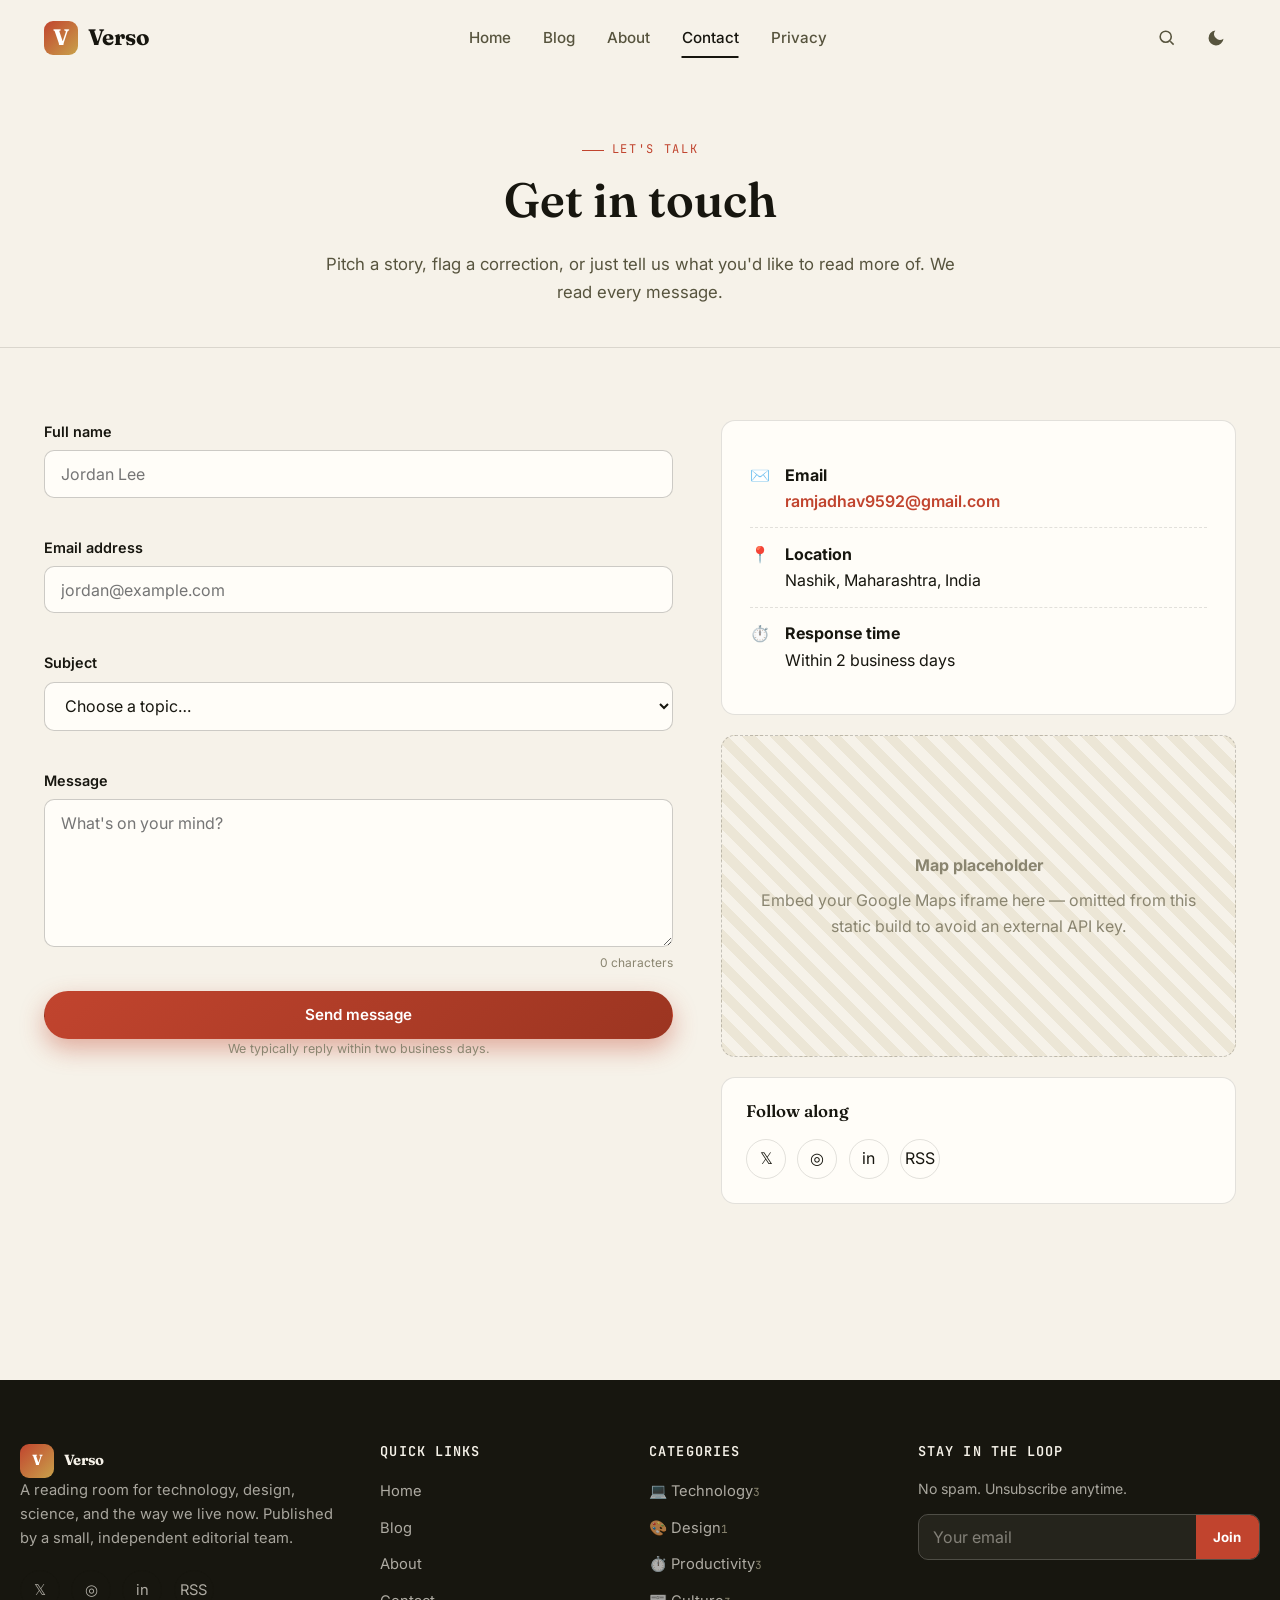
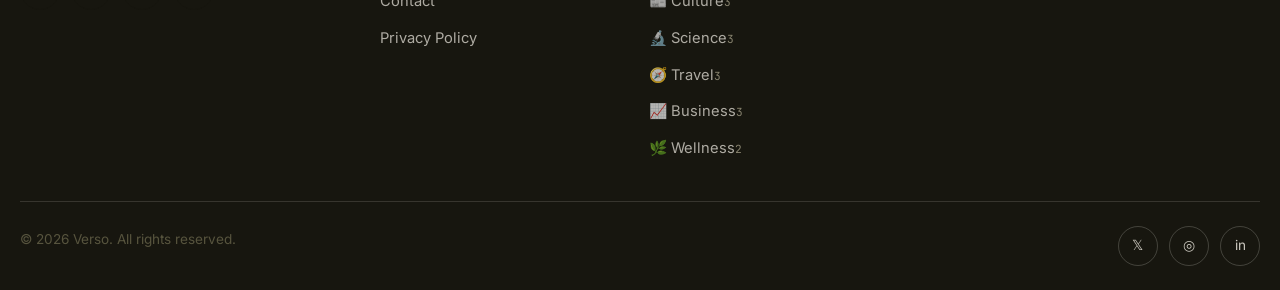
<file: contact.html>
<!DOCTYPE html>
<html lang="en">
<head>
  <meta charset="UTF-8">
  <meta name="viewport" content="width=device-width, initial-scale=1.0">
  <title>Contact — Verso</title>
  <meta name="description" content="Get in touch with the Verso editorial team — pitch a story, report an issue, or just say hello.">
  <meta name="theme-color" content="#F6F2E9">
  <link rel="canonical" href="https://verso-blogg.netlify.app/contact.html">
  <meta property="og:type" content="website">
  <meta property="og:title" content="Contact — Verso">
  <meta property="og:description" content="Get in touch with the Verso editorial team.">
  <meta name="twitter:card" content="summary_large_image">

  <link rel="icon" href="images/placeholder.svg" type="image/svg+xml">
  <link rel="stylesheet" href="css/xmc.css">
  <link rel="stylesheet" href="css/ree.css">
  <script src="js/theme.js"></script>
</head>
<body>
  <a class="skip-link" href="#main">Skip to content</a>

  <header class="site-header">
    <div class="container">
      <a href="index.html" class="logo"><span class="logo__mark">V</span>Verso</a>
      <nav class="nav-menu" aria-label="Primary">
        <a href="index.html">Home</a>
        <a href="blog.html">Blog</a>
        <a href="about.html">About</a>
        <a href="contact.html" class="is-active">Contact</a>
        <a href="privacy.html">Privacy</a>
      </nav>
      <div class="header-actions">
        <button class="icon-btn search-toggle" aria-label="Open search" title="Search (press /)">
          <svg viewBox="0 0 24 24" width="19" height="19" fill="none" stroke="currentColor" stroke-width="2"><circle cx="11" cy="11" r="7"/><path d="M21 21l-4.3-4.3"/></svg>
        </button>
        <button class="icon-btn theme-toggle" aria-label="Toggle dark mode" aria-pressed="false" title="Toggle theme (press t)">
          <svg class="icon-moon" viewBox="0 0 24 24" width="19" height="19" fill="currentColor"><path d="M21 12.8A9 9 0 1 1 11.2 3a7 7 0 0 0 9.8 9.8Z"/></svg>
          <svg class="icon-sun" viewBox="0 0 24 24" width="19" height="19" fill="currentColor"><circle cx="12" cy="12" r="4.5"/><path d="M12 2v2.5M12 19.5V22M4.2 4.2l1.8 1.8M18 18l1.8 1.8M2 12h2.5M19.5 12H22M4.2 19.8 6 18M18 6l1.8-1.8" stroke="currentColor" stroke-width="1.6"/></svg>
        </button>
        <button class="nav-toggle" aria-label="Open menu" aria-expanded="false"><span></span><span></span><span></span></button>
      </div>
    </div>
  </header>

  <div class="search-panel">
    <div class="search-panel__inner">
      <div class="search-panel__header">
        <form role="search" style="flex:1; display:flex;"><input type="search" class="search-input" placeholder="Search articles, topics, tags…" aria-label="Search articles"></form>
        <button type="button" class="search-panel__close" aria-label="Close search">✕</button>
      </div>
      <div class="search-suggestions"><p class="search-suggestions__hint">Type at least two characters to search titles, tags, and categories.</p></div>
    </div>
  </div>

  <main id="main">
    <section class="page-hero">
      <div class="container">
        <span class="eyebrow" style="justify-content:center;">Let's talk</span>
        <h1 class="page-hero__title">Get in touch</h1>
        <p class="page-hero__sub">Pitch a story, flag a correction, or just tell us what you'd like to read more of. We read every message.</p>
      </div>
    </section>

    <section class="section">
      <div class="container contact-grid">
        <div>
          <form class="contact-form" novalidate>
            <div class="field">
              <label for="cf-name">Full name</label>
              <input type="text" id="cf-name" name="name" required placeholder="Jordan Lee">
              <span class="field-error" data-error-for="name"></span>
            </div>
            <div class="field">
              <label for="cf-email">Email address</label>
              <input type="email" id="cf-email" name="email" required placeholder="jordan@example.com">
              <span class="field-error" data-error-for="email"></span>
            </div>
            <div class="field">
              <label for="cf-subject">Subject</label>
              <select id="cf-subject" name="subject" required>
                <option value="">Choose a topic…</option>
                <option>Pitch an idea</option>
                <option>Report an error</option>
                <option>Advertising inquiry</option>
                <option>Something else</option>
              </select>
              <span class="field-error" data-error-for="subject"></span>
            </div>
            <div class="field">
              <label for="cf-message">Message</label>
              <textarea id="cf-message" name="message" required placeholder="What's on your mind?" rows="6"></textarea>
              <div style="display:flex; justify-content:space-between;">
                <span class="field-error" data-error-for="message"></span>
                <span class="char-counter">0 characters</span>
              </div>
            </div>
            <button type="submit" class="btn btn-primary btn-block">Send message</button>
            <p class="field-hint" style="text-align:center;">We typically reply within two business days.</p>
          </form>

          <div class="contact-success" hidden tabindex="-1">
            <div class="contact-success__icon">
              <svg viewBox="0 0 24 24" width="30" height="30" fill="none" stroke="currentColor" stroke-width="2.5"><path d="M5 12l5 5L19 7"/></svg>
            </div>
            <h2 class="section-title" style="font-size:1.5rem;">Message sent</h2>
            <p>Thanks for reaching out — someone from the team will reply within two business days.</p>
            <button class="btn btn-secondary contact-success__reset" style="margin-top:1rem;">Send another message</button>
          </div>
        </div>

        <div>
          <div class="contact-info-card">
            <div class="contact-info-card__row">
              <span>✉️</span>
              <div><strong>Email</strong><br><a class="text-link" href="mailto:ramjadhav9592@gmail.com">ramjadhav9592@gmail.com</a></div>
            </div>
            <div class="contact-info-card__row">
              <span>📍</span>
              <div><strong>Location</strong><br>Nashik, Maharashtra, India</div>
            </div>
            <div class="contact-info-card__row">
              <span>⏱️</span>
              <div><strong>Response time</strong><br>Within 2 business days</div>
            </div>
          </div>

          <div class="map-placeholder">
            <strong>Map placeholder</strong>
            <span>Embed your Google Maps iframe here — omitted from this static build to avoid an external API key.</span>
          </div>

          <div class="widget" style="margin-top:1.25rem;">
            <h3 class="widget__title">Follow along</h3>
            <div class="social-links">
              <a href="#" aria-label="Twitter">𝕏</a>
              <a href="#" aria-label="Instagram">◎</a>
              <a href="#" aria-label="LinkedIn">in</a>
              <a href="#" aria-label="RSS feed">RSS</a>
            </div>
          </div>
        </div>
      </div>
    </section>
  </main>

  <footer class="site-footer">
    <div class="container footer-top">
      <div class="footer-col footer-about">
        <a href="index.html" class="logo"><span class="logo__mark">V</span>Verso</a>
        <p>A reading room for technology, design, science, and the way we live now. Published by a small, independent editorial team.</p>
        <div class="social-links" style="margin-top:1.25rem;"><a href="#" aria-label="Twitter">𝕏</a><a href="#" aria-label="Instagram">◎</a><a href="#" aria-label="LinkedIn">in</a><a href="#" aria-label="RSS feed">RSS</a></div>
      </div>
      <div class="footer-col"><h4>Quick links</h4><ul><li><a href="index.html">Home</a></li><li><a href="blog.html">Blog</a></li><li><a href="about.html">About</a></li><li><a href="contact.html">Contact</a></li><li><a href="privacy.html">Privacy Policy</a></li></ul></div>
      <div class="footer-col"><h4>Categories</h4><ul id="footer-categories"></ul></div>
      <div class="footer-col footer-newsletter">
        <h4>Stay in the loop</h4>
        <p style="color:rgba(246,242,233,0.65); font-size:0.88rem;">No spam. Unsubscribe anytime.</p>
        <form id="footer-newsletter-form"><input type="email" required placeholder="Your email" aria-label="Email address"><button type="submit">Join</button></form>
      </div>
    </div>
    <div class="container footer-bottom">
      <p>© <span data-year></span> Verso. All rights reserved.</p>
      <div class="social-links"><a href="#" aria-label="Twitter">𝕏</a><a href="#" aria-label="Instagram">◎</a><a href="#" aria-label="LinkedIn">in</a></div>
    </div>
  </footer>

  <button class="scroll-top-btn" aria-label="Scroll to top">
    <svg viewBox="0 0 24 24" width="18" height="18" fill="none" stroke="currentColor" stroke-width="2.4"><path d="M12 19V5M5 12l7-7 7 7"/></svg>
  </button>

  <script src="js/blog.js"></script>
  <script src="js/app.js"></script>
  <script src="js/search.js"></script>
  <script src="js/contact.js"></script>
  <script>
    VERSO.renderCategoryList("#footer-categories");
    document.querySelector("#footer-newsletter-form")?.addEventListener("submit", (e) => {
      e.preventDefault();
      const input = e.target.querySelector("input[type='email']");
      if (input.checkValidity()) {
        localStorage.setItem("verso_subscribed", "1");
        VersoToast("You're subscribed. Welcome aboard!", "success");
        e.target.reset();
      } else {
        VersoToast("Please enter a valid email address.", "error");
      }
    });
  </script>
</body>
</html>
</file>
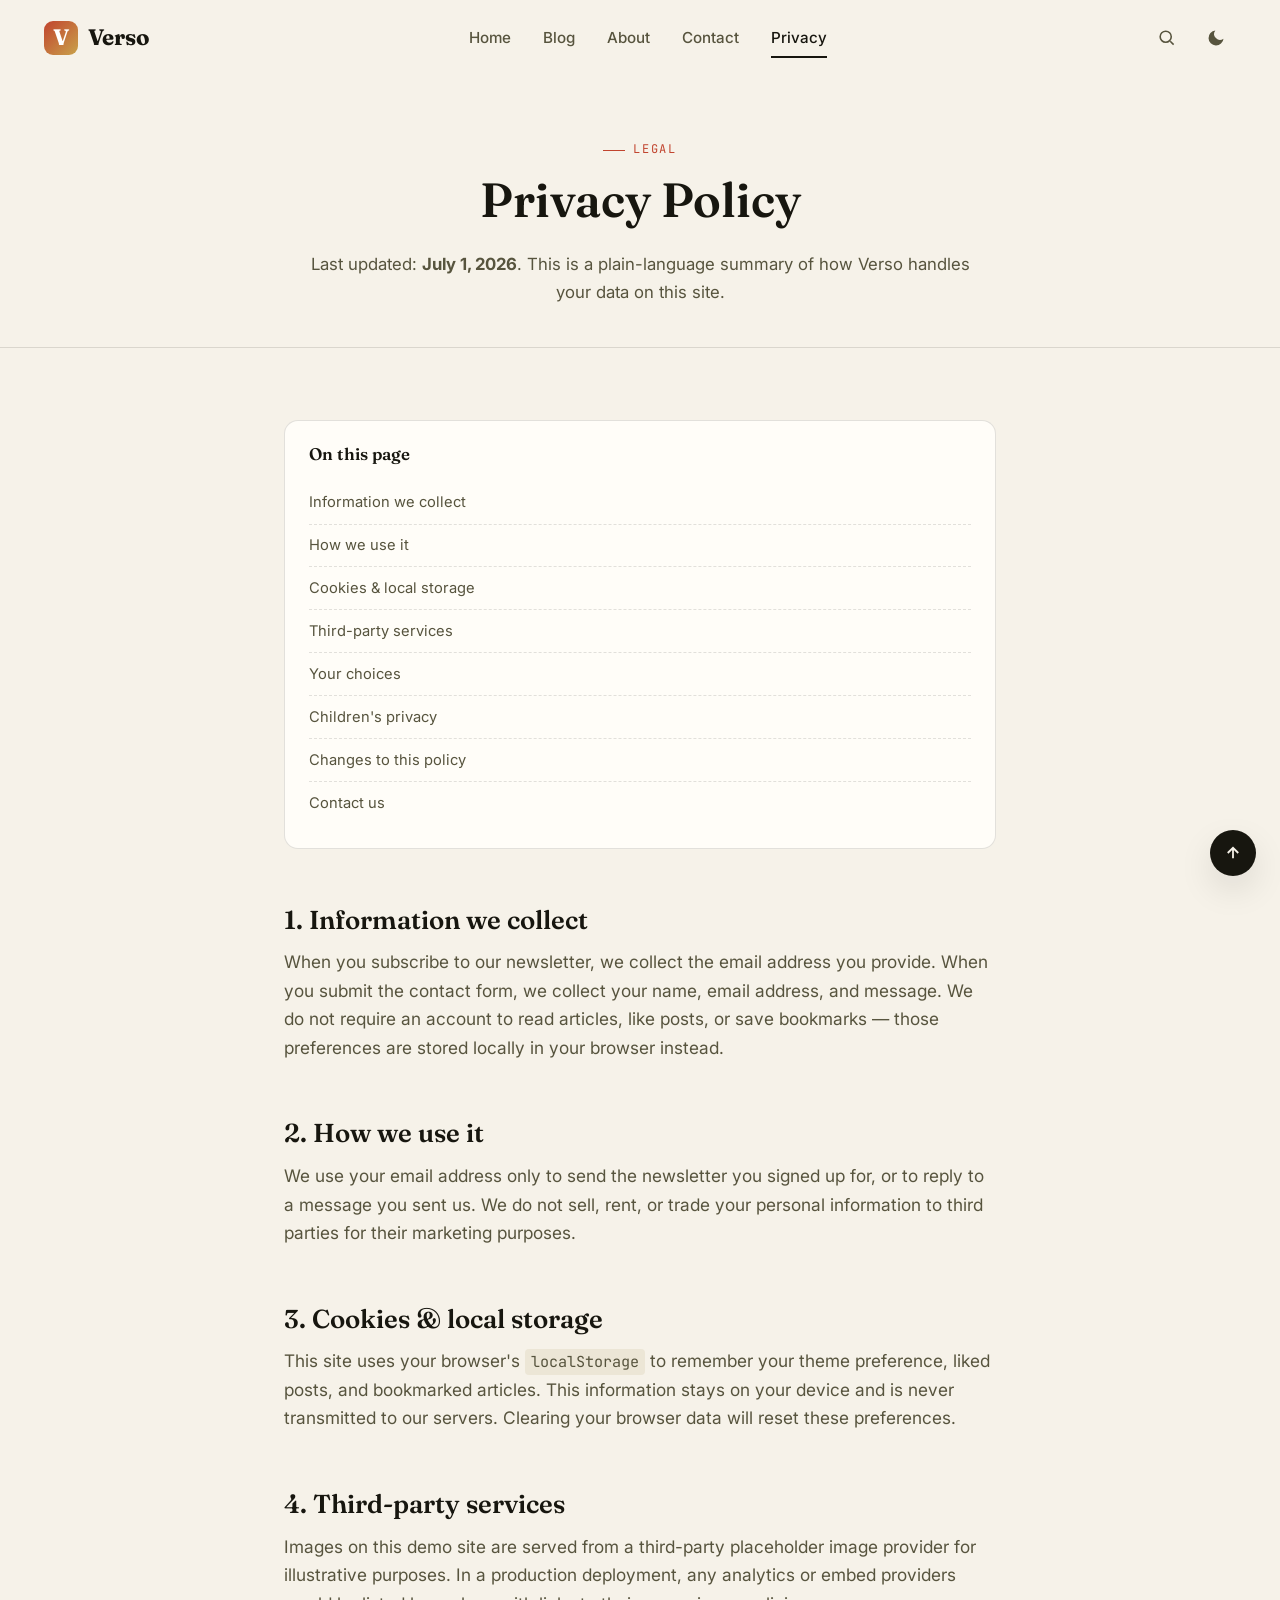
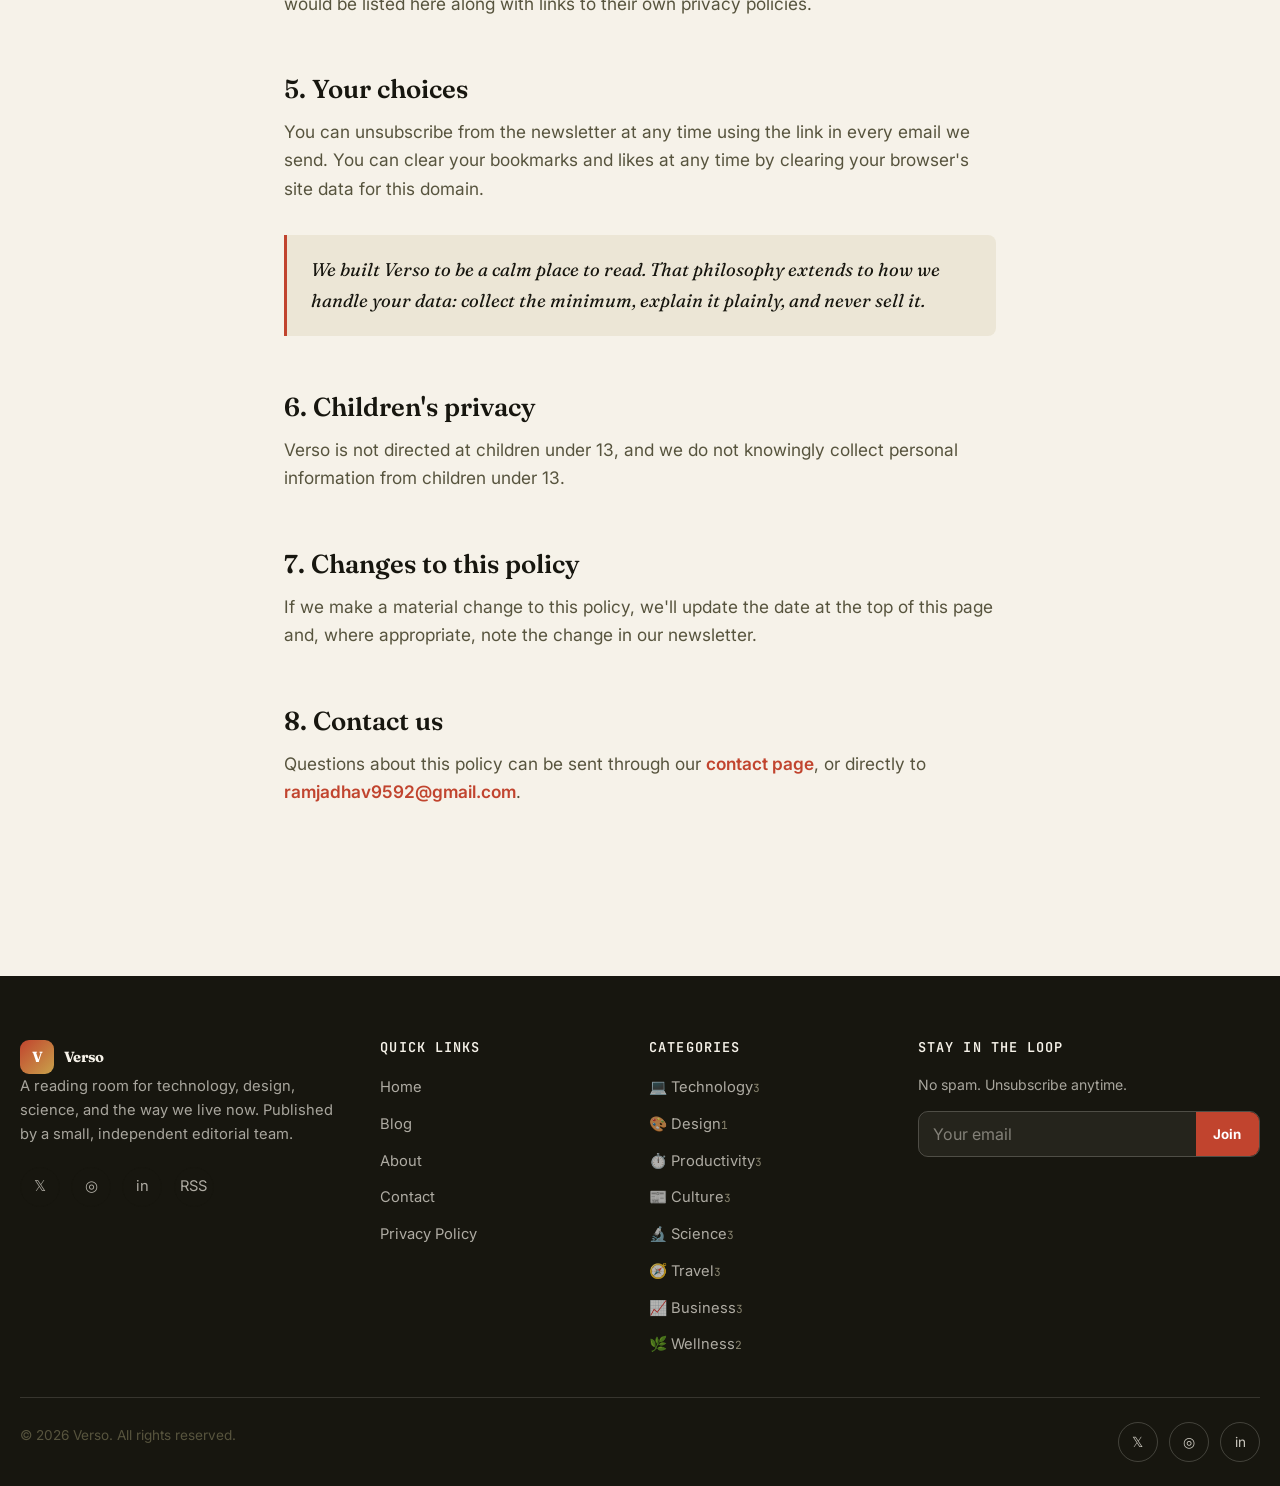
<file: privacy.html>
<!DOCTYPE html>
<html lang="en">
<head>
  <meta charset="UTF-8">
  <meta name="viewport" content="width=device-width, initial-scale=1.0">
  <title>Privacy Policy — Verso</title>
  <meta name="description" content="Verso's privacy policy: what data we collect, how we use it, and the choices you have.">
  <meta name="theme-color" content="#F6F2E9">
  <link rel="canonical" href="https://verso-blogg.netlify.app/privacy.html">
  <meta property="og:type" content="website">
  <meta property="og:title" content="Privacy Policy — Verso">
  <meta property="og:description" content="What data we collect, how we use it, and the choices you have.">
  <meta name="twitter:card" content="summary_large_image">

  <link rel="icon" href="images/placeholder.svg" type="image/svg+xml">
  <link rel="stylesheet" href="css/xmc.css">
  <link rel="stylesheet" href="css/ree.css">
  <script src="js/theme.js"></script>
</head>
<body>
  <a class="skip-link" href="#main">Skip to content</a>

  <header class="site-header">
    <div class="container">
      <a href="index.html" class="logo"><span class="logo__mark">V</span>Verso</a>
      <nav class="nav-menu" aria-label="Primary">
        <a href="index.html">Home</a>
        <a href="blog.html">Blog</a>
        <a href="about.html">About</a>
        <a href="contact.html">Contact</a>
        <a href="privacy.html" class="is-active">Privacy</a>
      </nav>
      <div class="header-actions">
        <button class="icon-btn search-toggle" aria-label="Open search" title="Search (press /)">
          <svg viewBox="0 0 24 24" width="19" height="19" fill="none" stroke="currentColor" stroke-width="2"><circle cx="11" cy="11" r="7"/><path d="M21 21l-4.3-4.3"/></svg>
        </button>
        <button class="icon-btn theme-toggle" aria-label="Toggle dark mode" aria-pressed="false" title="Toggle theme (press t)">
          <svg class="icon-moon" viewBox="0 0 24 24" width="19" height="19" fill="currentColor"><path d="M21 12.8A9 9 0 1 1 11.2 3a7 7 0 0 0 9.8 9.8Z"/></svg>
          <svg class="icon-sun" viewBox="0 0 24 24" width="19" height="19" fill="currentColor"><circle cx="12" cy="12" r="4.5"/><path d="M12 2v2.5M12 19.5V22M4.2 4.2l1.8 1.8M18 18l1.8 1.8M2 12h2.5M19.5 12H22M4.2 19.8 6 18M18 6l1.8-1.8" stroke="currentColor" stroke-width="1.6"/></svg>
        </button>
        <button class="nav-toggle" aria-label="Open menu" aria-expanded="false"><span></span><span></span><span></span></button>
      </div>
    </div>
  </header>

  <div class="search-panel">
    <div class="search-panel__inner">
      <div class="search-panel__header">
        <form role="search" style="flex:1; display:flex;"><input type="search" class="search-input" placeholder="Search articles, topics, tags…" aria-label="Search articles"></form>
        <button type="button" class="search-panel__close" aria-label="Close search">✕</button>
      </div>
      <div class="search-suggestions"><p class="search-suggestions__hint">Type at least two characters to search titles, tags, and categories.</p></div>
    </div>
  </div>

  <main id="main">
    <section class="page-hero">
      <div class="container">
        <span class="eyebrow" style="justify-content:center;">Legal</span>
        <h1 class="page-hero__title">Privacy Policy</h1>
        <p class="page-hero__sub">Last updated: <strong>July 1, 2026</strong>. This is a plain-language summary of how Verso handles your data on this site.</p>
      </div>
    </section>

    <section class="section">
      <div class="container" style="max-width: 760px;">
        <nav class="widget" style="margin-bottom:2.5rem;" aria-label="Policy sections">
          <h3 class="widget__title">On this page</h3>
          <ul class="link-list">
            <li><a href="#information-we-collect">Information we collect</a></li>
            <li><a href="#how-we-use-it">How we use it</a></li>
            <li><a href="#cookies-and-storage">Cookies &amp; local storage</a></li>
            <li><a href="#third-parties">Third-party services</a></li>
            <li><a href="#your-choices">Your choices</a></li>
            <li><a href="#childrens-privacy">Children's privacy</a></li>
            <li><a href="#changes">Changes to this policy</a></li>
            <li><a href="#contact-us">Contact us</a></li>
          </ul>
        </nav>

        <article class="post-content" style="max-width:none;">
          <h2 id="information-we-collect">1. Information we collect</h2>
          <p>When you subscribe to our newsletter, we collect the email address you provide. When you submit the contact form, we collect your name, email address, and message. We do not require an account to read articles, like posts, or save bookmarks — those preferences are stored locally in your browser instead.</p>

          <h2 id="how-we-use-it">2. How we use it</h2>
          <p>We use your email address only to send the newsletter you signed up for, or to reply to a message you sent us. We do not sell, rent, or trade your personal information to third parties for their marketing purposes.</p>

          <h2 id="cookies-and-storage">3. Cookies &amp; local storage</h2>
          <p>This site uses your browser's <code>localStorage</code> to remember your theme preference, liked posts, and bookmarked articles. This information stays on your device and is never transmitted to our servers. Clearing your browser data will reset these preferences.</p>

          <h2 id="third-parties">4. Third-party services</h2>
          <p>Images on this demo site are served from a third-party placeholder image provider for illustrative purposes. In a production deployment, any analytics or embed providers would be listed here along with links to their own privacy policies.</p>

          <h2 id="your-choices">5. Your choices</h2>
          <p>You can unsubscribe from the newsletter at any time using the link in every email we send. You can clear your bookmarks and likes at any time by clearing your browser's site data for this domain.</p>

          <blockquote>We built Verso to be a calm place to read. That philosophy extends to how we handle your data: collect the minimum, explain it plainly, and never sell it.</blockquote>

          <h2 id="childrens-privacy">6. Children's privacy</h2>
          <p>Verso is not directed at children under 13, and we do not knowingly collect personal information from children under 13.</p>

          <h2 id="changes">7. Changes to this policy</h2>
          <p>If we make a material change to this policy, we'll update the date at the top of this page and, where appropriate, note the change in our newsletter.</p>

          <h2 id="contact-us">8. Contact us</h2>
          <p>Questions about this policy can be sent through our <a class="text-link" href="contact.html">contact page</a>, or directly to <a class="text-link" href="mailto:ramjadhav9592@gmail.com">ramjadhav9592@gmail.com</a>.</p>
        </article>
      </div>
    </section>
  </main>

  <footer class="site-footer">
    <div class="container footer-top">
      <div class="footer-col footer-about">
        <a href="index.html" class="logo"><span class="logo__mark">V</span>Verso</a>
        <p>A reading room for technology, design, science, and the way we live now. Published by a small, independent editorial team.</p>
        <div class="social-links" style="margin-top:1.25rem;"><a href="#" aria-label="Twitter">𝕏</a><a href="#" aria-label="Instagram">◎</a><a href="#" aria-label="LinkedIn">in</a><a href="#" aria-label="RSS feed">RSS</a></div>
      </div>
      <div class="footer-col"><h4>Quick links</h4><ul><li><a href="index.html">Home</a></li><li><a href="blog.html">Blog</a></li><li><a href="about.html">About</a></li><li><a href="contact.html">Contact</a></li><li><a href="privacy.html">Privacy Policy</a></li></ul></div>
      <div class="footer-col"><h4>Categories</h4><ul id="footer-categories"></ul></div>
      <div class="footer-col footer-newsletter">
        <h4>Stay in the loop</h4>
        <p style="color:rgba(246,242,233,0.65); font-size:0.88rem;">No spam. Unsubscribe anytime.</p>
        <form id="footer-newsletter-form"><input type="email" required placeholder="Your email" aria-label="Email address"><button type="submit">Join</button></form>
      </div>
    </div>
    <div class="container footer-bottom">
      <p>© <span data-year></span> Verso. All rights reserved.</p>
      <div class="social-links"><a href="#" aria-label="Twitter">𝕏</a><a href="#" aria-label="Instagram">◎</a><a href="#" aria-label="LinkedIn">in</a></div>
    </div>
  </footer>

  <button class="scroll-top-btn" aria-label="Scroll to top">
    <svg viewBox="0 0 24 24" width="18" height="18" fill="none" stroke="currentColor" stroke-width="2.4"><path d="M12 19V5M5 12l7-7 7 7"/></svg>
  </button>

  <script src="js/blog.js"></script>
  <script src="js/app.js"></script>
  <script src="js/search.js"></script>
  <script>
    VERSO.renderCategoryList("#footer-categories");
    document.querySelector("#footer-newsletter-form")?.addEventListener("submit", (e) => {
      e.preventDefault();
      const input = e.target.querySelector("input[type='email']");
      if (input.checkValidity()) {
        localStorage.setItem("verso_subscribed", "1");
        VersoToast("You're subscribed. Welcome aboard!", "success");
        e.target.reset();
      } else {
        VersoToast("Please enter a valid email address.", "error");
      }
    });
  </script>
</body>
</html>
</file>
<file: css/xmc.css>
/* =========================================================================
   Verso — main stylesheet
   Design language: an editorial "reading room" aesthetic. Warm paper
   background, a serif display face for headlines, a clean grotesque for
   body copy, and a single confident red accent used sparingly.
   Table of contents:
   1. Font faces & tokens        6. Buttons & chips
   2. Reset & base               7. Cards & grids
   3. Layout utilities           8. Sidebar widgets
   4. Header & navigation        9. Post page
   5. Hero                      10. Forms, footer, toasts, misc
   ========================================================================= */

/* ---------------------------------------------------------------------
   1. Fonts & design tokens
   --------------------------------------------------------------------- */
@import url('https://fonts.googleapis.com/css2?family=Fraunces:ital,opsz,wght@0,9..144,400;0,9..144,500;0,9..144,600;0,9..144,700;1,9..144,500&family=Inter:wght@400;500;600;700;800&family=JetBrains+Mono:wght@400;500&display=swap');

:root {
  /* Color tokens — light (paper) mode */
  --paper: #F6F2E9;
  --paper-raised: #FFFDF8;
  --paper-dim: #ECE6D6;
  --ink: #17160F;
  --ink-soft: #57543E;
  --ink-faint: #8A8570;
  --red: #C1442E;
  --red-dark: #9C3521;
  --gold: #C9A24B;
  --sage: #6E7F63;
  --line: rgba(23, 22, 15, 0.12);
  --line-strong: rgba(23, 22, 15, 0.22);
  --glass-bg: rgba(255, 253, 248, 0.6);
  --glass-border: rgba(23, 22, 15, 0.08);
  --shadow-sm: 0 2px 10px rgba(23, 22, 15, 0.06);
  --shadow-md: 0 14px 34px rgba(23, 22, 15, 0.10);
  --shadow-lg: 0 24px 60px rgba(23, 22, 15, 0.16);
  --overlay: rgba(15, 14, 9, 0.55);

  /* Typography */
  --font-display: 'Fraunces', Georgia, serif;
  --font-body: 'Inter', -apple-system, BlinkMacSystemFont, sans-serif;
  --font-mono: 'JetBrains Mono', 'Courier New', monospace;

  /* Layout */
  --radius-sm: 8px;
  --radius-md: 14px;
  --radius-lg: 22px;
  --max-width: 1240px;
  --header-h: 76px;
  --transition: 220ms cubic-bezier(0.4, 0, 0.2, 1);
}

[data-theme="dark"] {
  --paper: #131209;
  --paper-raised: #1B1A12;
  --paper-dim: #1F1E15;
  --ink: #F3EFE2;
  --ink-soft: #C6C0A9;
  --ink-faint: #8B8570;
  --red: #E36B52;
  --red-dark: #C1442E;
  --gold: #E0C27A;
  --sage: #8FA283;
  --line: rgba(243, 239, 226, 0.12);
  --line-strong: rgba(243, 239, 226, 0.24);
  --glass-bg: rgba(255, 255, 255, 0.045);
  --glass-border: rgba(255, 255, 255, 0.08);
  --shadow-sm: 0 2px 10px rgba(0, 0, 0, 0.3);
  --shadow-md: 0 14px 34px rgba(0, 0, 0, 0.45);
  --shadow-lg: 0 24px 60px rgba(0, 0, 0, 0.6);
  --overlay: rgba(0, 0, 0, 0.7);
}

/* ---------------------------------------------------------------------
   2. Reset & base
   --------------------------------------------------------------------- */
*, *::before, *::after { box-sizing: border-box; }
html { scroll-behavior: smooth; }
@media (prefers-reduced-motion: reduce) {
  html { scroll-behavior: auto; }
  *, *::before, *::after { animation-duration: 0.001ms !important; animation-iteration-count: 1 !important; transition-duration: 0.001ms !important; }
}

body {
  margin: 0;
  background: var(--paper);
  color: var(--ink);
  font-family: var(--font-body);
  font-size: 16px;
  line-height: 1.65;
  -webkit-font-smoothing: antialiased;
  transition: background var(--transition), color var(--transition);
}
body.no-scroll { overflow: hidden; }

img { max-width: 100%; display: block; height: auto; }
img.is-loaded { animation: fadeIn 400ms ease; }
@keyframes fadeIn { from { opacity: 0; } to { opacity: 1; } }

a { color: inherit; text-decoration: none; }
h1, h2, h3, h4, h5 { font-family: var(--font-display); font-weight: 600; line-height: 1.15; margin: 0 0 0.5em; color: var(--ink); }
p { margin: 0 0 1em; color: var(--ink-soft); }
ul, ol { margin: 0; padding: 0; list-style: none; }
button { font-family: inherit; cursor: pointer; }
input, textarea, select { font-family: inherit; font-size: 1rem; color: var(--ink); background: var(--paper-raised); }

::selection { background: var(--red); color: #fff; }

/* Visible keyboard focus everywhere */
a:focus-visible, button:focus-visible, input:focus-visible, textarea:focus-visible, [tabindex]:focus-visible {
  outline: 2px solid var(--red);
  outline-offset: 3px;
  border-radius: 4px;
}

.skip-link {
  position: absolute; left: -999px; top: 0; z-index: 999;
  background: var(--red); color: #fff; padding: 0.75rem 1.25rem; border-radius: 0 0 8px 0;
}
.skip-link:focus { left: 0; }

/* ---------------------------------------------------------------------
   3. Layout utilities
   --------------------------------------------------------------------- */
.container { max-width: var(--max-width); margin: 0 auto; padding: 0 1.5rem; }
.section { padding: 4.5rem 0; }
.section--tight { padding: 2.5rem 0; }
.section-head { display: flex; align-items: flex-end; justify-content: space-between; gap: 1rem; margin-bottom: 2rem; flex-wrap: wrap; }
.eyebrow { font-family: var(--font-mono); font-size: 0.75rem; letter-spacing: 0.14em; text-transform: uppercase; color: var(--red); display: inline-flex; align-items: center; gap: 0.5rem; margin-bottom: 0.75rem; }
.eyebrow::before { content: ""; width: 22px; height: 1.5px; background: var(--red); display: inline-block; }
.section-title { font-size: clamp(1.6rem, 3vw, 2.3rem); margin: 0; }
.section-sub { color: var(--ink-faint); max-width: 46ch; }
.view-all-link { font-weight: 600; border-bottom: 1.5px solid var(--red); padding-bottom: 2px; white-space: nowrap; transition: opacity var(--transition); }
.view-all-link:hover { opacity: 0.7; }

.text-link { color: var(--red); font-weight: 600; }
.text-link:hover { text-decoration: underline; }

.grid-main { display: grid; grid-template-columns: 1fr 340px; gap: 3rem; align-items: start; }
.main-col { min-width: 0; }

.divider { border: none; border-top: 1px solid var(--line); margin: 2.5rem 0; }

.visually-hidden {
  position: absolute; width: 1px; height: 1px; padding: 0; margin: -1px;
  overflow: hidden; clip: rect(0,0,0,0); white-space: nowrap; border: 0;
}

/* ---------------------------------------------------------------------
   4. Header & navigation
   --------------------------------------------------------------------- */
.site-header {
  position: sticky; top: 0; z-index: 200;
  height: var(--header-h);
  display: flex; align-items: center;
  background: rgba(246, 242, 233, 0.78);
  backdrop-filter: blur(14px) saturate(1.4);
  -webkit-backdrop-filter: blur(14px) saturate(1.4);
  border-bottom: 1px solid transparent;
  transition: border-color var(--transition), box-shadow var(--transition), background var(--transition);
}
[data-theme="dark"] .site-header { background: rgba(19, 18, 9, 0.78); }
.site-header.is-scrolled { border-bottom-color: var(--line); box-shadow: var(--shadow-sm); }

.site-header .container { display: flex; align-items: center; justify-content: space-between; gap: 1.5rem; width: 100%; }

.logo { display: flex; align-items: center; gap: 0.6rem; font-family: var(--font-display); font-weight: 700; font-size: 1.4rem; letter-spacing: -0.01em; }
.logo__mark { width: 34px; height: 34px; border-radius: 9px; background: linear-gradient(135deg, var(--red), var(--gold)); display: flex; align-items: center; justify-content: center; color: #fff; font-family: var(--font-display); font-weight: 700; flex-shrink: 0; }

.nav-menu { display: flex; align-items: center; gap: 2rem; }
.nav-menu a { font-weight: 500; font-size: 0.95rem; position: relative; padding: 0.4rem 0; color: var(--ink-soft); transition: color var(--transition); }
.nav-menu a::after { content: ""; position: absolute; left: 0; bottom: 0; width: 0; height: 2px; background: var(--red); transition: width var(--transition); }
.nav-menu a:hover, .nav-menu a.is-active { color: var(--ink); }
.nav-menu a:hover::after, .nav-menu a.is-active::after { width: 100%; }

.header-actions { display: flex; align-items: center; gap: 0.6rem; }

.icon-btn {
  display: inline-flex; align-items: center; justify-content: center; gap: 0.35rem;
  width: 40px; height: 40px; border-radius: 50%;
  background: transparent; border: 1px solid transparent; color: var(--ink-soft);
  transition: background var(--transition), color var(--transition), border-color var(--transition), transform var(--transition);
}
.icon-btn:hover { background: var(--paper-dim); color: var(--ink); transform: translateY(-1px); }
.icon-btn.is-active, .icon-btn[aria-pressed="true"] { color: var(--red); border-color: var(--red); background: color-mix(in srgb, var(--red) 10%, transparent); }
.icon-btn .like-count { font-size: 0.78rem; font-weight: 600; font-family: var(--font-mono); }
.card__actions .icon-btn { width: auto; padding: 0 0.6rem; height: 34px; border-radius: 999px; border: 1px solid var(--line); }

.theme-toggle svg { width: 20px; height: 20px; }
.theme-toggle .icon-sun { display: none; }
.theme-toggle .icon-moon { display: block; }
[data-theme="dark"] .theme-toggle .icon-sun { display: block; }
[data-theme="dark"] .theme-toggle .icon-moon { display: none; }

.nav-toggle {
  display: none; flex-direction: column; justify-content: center; gap: 5px;
  width: 42px; height: 42px; border-radius: 10px; border: 1px solid var(--line); background: transparent;
}
.nav-toggle span { display: block; width: 20px; height: 2px; background: var(--ink); margin: 0 auto; transition: transform var(--transition), opacity var(--transition); }
.nav-toggle[aria-expanded="true"] span:nth-child(1) { transform: translateY(7px) rotate(45deg); }
.nav-toggle[aria-expanded="true"] span:nth-child(2) { opacity: 0; }
.nav-toggle[aria-expanded="true"] span:nth-child(3) { transform: translateY(-7px) rotate(-45deg); }

/* Search panel (overlay) */
.search-panel {
  position: fixed; inset: 0; z-index: 300;
  background: var(--overlay);
  display: flex; align-items: flex-start; justify-content: center;
  opacity: 0; visibility: hidden; transition: opacity var(--transition), visibility var(--transition);
  padding: 8vh 1.5rem;
}
.search-panel.is-open { opacity: 1; visibility: visible; }
.search-panel__inner {
  background: var(--paper-raised); border-radius: var(--radius-lg); box-shadow: var(--shadow-lg);
  width: 100%; max-width: 620px; padding: 1.75rem; transform: translateY(-16px); transition: transform var(--transition);
  border: 1px solid var(--line);
}
.search-panel.is-open .search-panel__inner { transform: translateY(0); }
.search-panel__header { display: flex; align-items: center; gap: 0.75rem; }
.search-panel__close { border: none; background: var(--paper-dim); border-radius: 50%; width: 34px; height: 34px; flex-shrink: 0; color: var(--ink-soft); }
.search-input {
  flex: 1; border: none; border-bottom: 2px solid var(--line); background: transparent;
  font-size: 1.15rem; padding: 0.6rem 0.1rem; outline: none;
}
.search-input:focus { border-color: var(--red); }
.search-suggestions { margin-top: 1.25rem; max-height: 50vh; overflow-y: auto; display: flex; flex-direction: column; gap: 0.35rem; }
.search-suggestions__hint { color: var(--ink-faint); font-size: 0.9rem; }
.search-suggestion { display: flex; align-items: center; gap: 0.75rem; padding: 0.6rem; border-radius: var(--radius-sm); transition: background var(--transition); }
.search-suggestion:hover { background: var(--paper-dim); }
.search-suggestion img { border-radius: 8px; object-fit: cover; }
.search-suggestion__title { display: block; font-weight: 600; font-size: 0.92rem; }
.search-suggestion__meta { display: block; font-size: 0.78rem; color: var(--ink-faint); }

/* ---------------------------------------------------------------------
   5. Hero
   --------------------------------------------------------------------- */
.hero {
  position: relative; overflow: hidden;
  padding: 4rem 0 5rem;
  background:
    radial-gradient(ellipse 60% 50% at 15% 0%, color-mix(in srgb, var(--gold) 22%, transparent), transparent 60%),
    radial-gradient(ellipse 55% 55% at 100% 10%, color-mix(in srgb, var(--red) 18%, transparent), transparent 60%),
    var(--paper);
}
.hero__grid { display: grid; grid-template-columns: 1.1fr 0.9fr; gap: 3.5rem; align-items: center; }
.hero__eyebrow { font-family: var(--font-mono); text-transform: uppercase; letter-spacing: 0.16em; font-size: 0.78rem; color: var(--red); margin-bottom: 1.1rem; }
.hero__title { font-size: clamp(2.4rem, 5.2vw, 4rem); letter-spacing: -0.02em; margin-bottom: 1rem; }
.hero__title em { font-style: italic; color: var(--red); }
.hero__lede { font-size: 1.1rem; max-width: 46ch; margin-bottom: 2rem; }
.hero__actions { display: flex; align-items: center; gap: 1rem; flex-wrap: wrap; margin-bottom: 2.5rem; }

.hero__stats { display: flex; gap: 2.2rem; flex-wrap: wrap; }
.hero__stat-value { font-family: var(--font-display); font-size: 1.9rem; font-weight: 600; color: var(--ink); }
.hero__stat-label { font-size: 0.8rem; color: var(--ink-faint); text-transform: uppercase; letter-spacing: 0.06em; }

/* Featured article card inside the hero */
.hero__feature {
  position: relative; border-radius: var(--radius-lg); overflow: hidden;
  box-shadow: var(--shadow-lg); aspect-ratio: 4/5; isolation: isolate;
}
.hero__feature img { width: 100%; height: 100%; object-fit: cover; position: absolute; inset: 0; transition: transform 600ms ease; }
.hero__feature:hover img { transform: scale(1.05); }
.hero__feature::after {
  content: ""; position: absolute; inset: 0;
  background: linear-gradient(to top, rgba(10,9,5,0.88) 0%, rgba(10,9,5,0.35) 45%, transparent 70%);
}
.hero__feature-content { position: absolute; left: 0; right: 0; bottom: 0; padding: 1.75rem; z-index: 2; color: #F6F2E9; }
.hero__feature-badge { display: inline-block; background: var(--red); color: #fff; padding: 0.3rem 0.7rem; border-radius: 999px; font-size: 0.7rem; text-transform: uppercase; letter-spacing: 0.08em; font-weight: 700; margin-bottom: 0.75rem; }
.hero__feature-title { font-size: 1.4rem; color: #fff; margin-bottom: 0.5rem; }
.hero__feature-meta { display: flex; align-items: center; gap: 0.5rem; font-size: 0.82rem; color: rgba(255,255,255,0.8); }

/* Featured strip (secondary row under hero, home page) */
.featured-strip { display: grid; grid-template-columns: repeat(3, 1fr); gap: 1.5rem; }

/* ---------------------------------------------------------------------
   6. Buttons & chips
   --------------------------------------------------------------------- */
.btn {
  display: inline-flex; align-items: center; justify-content: center; gap: 0.5rem;
  padding: 0.85rem 1.6rem; border-radius: 999px; font-weight: 600; font-size: 0.95rem;
  border: 1px solid transparent; transition: transform var(--transition), box-shadow var(--transition), background var(--transition), color var(--transition), border-color var(--transition);
  white-space: nowrap;
}
.btn-primary { background: linear-gradient(135deg, var(--red), var(--red-dark)); color: #fff; box-shadow: 0 10px 24px color-mix(in srgb, var(--red) 40%, transparent); }
.btn-primary:hover { transform: translateY(-2px); box-shadow: 0 14px 30px color-mix(in srgb, var(--red) 50%, transparent); }
.btn-secondary { background: transparent; color: var(--ink); border-color: var(--line-strong); }
.btn-secondary:hover { background: var(--paper-dim); border-color: var(--ink-faint); }
.btn-ghost { background: var(--paper-dim); color: var(--ink); }
.btn-ghost:hover { background: var(--line-strong); }
.btn-block { width: 100%; }
.btn:disabled { opacity: 0.6; cursor: not-allowed; transform: none; }

.btn-spinner {
  width: 15px; height: 15px; border-radius: 50%; border: 2px solid rgba(255,255,255,0.4); border-top-color: #fff;
  display: inline-block; animation: spin 700ms linear infinite;
}
@keyframes spin { to { transform: rotate(360deg); } }

.chip {
  display: inline-flex; align-items: center; gap: 0.4rem;
  padding: 0.5rem 0.95rem; border-radius: 999px; border: 1px solid var(--line);
  background: var(--paper-raised); font-size: 0.85rem; font-weight: 500; color: var(--ink-soft);
  transition: all var(--transition);
}
.chip:hover { border-color: var(--red); color: var(--ink); }
.chip.is-active { background: var(--ink); color: var(--paper); border-color: var(--ink); }
.chip__count { font-family: var(--font-mono); font-size: 0.7rem; color: var(--ink-faint); }
.chip.is-active .chip__count { color: color-mix(in srgb, var(--paper) 70%, transparent); }

.tag {
  display: inline-block; padding: 0.4rem 0.8rem; margin: 0 0.4rem 0.4rem 0; border-radius: 8px;
  background: var(--paper-dim); font-size: 0.8rem; font-family: var(--font-mono); color: var(--ink-soft);
  transition: all var(--transition);
}
.tag:hover { background: var(--red); color: #fff; }

.badge { font-size: 0.72rem; font-weight: 700; padding: 0.35rem 0.7rem; border-radius: 999px; background: rgba(255,253,248,0.92); color: var(--ink); position: absolute; top: 0.85rem; left: 0.85rem; box-shadow: var(--shadow-sm); }

/* ---------------------------------------------------------------------
   7. Cards & grids
   --------------------------------------------------------------------- */
.card-grid { display: grid; grid-template-columns: repeat(3, 1fr); gap: 1.75rem; }
.card-grid--2col { grid-template-columns: repeat(2, 1fr); }

.glass-card { background: var(--glass-bg); border: 1px solid var(--glass-border); backdrop-filter: blur(10px); }

.card {
  border-radius: var(--radius-md); overflow: hidden; display: flex; flex-direction: column;
  box-shadow: var(--shadow-sm); transition: transform var(--transition), box-shadow var(--transition);
}
.card:hover { transform: translateY(-5px); box-shadow: var(--shadow-md); }
.card__image-link { position: relative; display: block; aspect-ratio: 16/10; overflow: hidden; }
.card__image { width: 100%; height: 100%; object-fit: cover; transition: transform 500ms ease; background: var(--paper-dim); }
.card:hover .card__image { transform: scale(1.06); }
.card__body { padding: 1.4rem; display: flex; flex-direction: column; gap: 0.7rem; flex: 1; }
.card__title { font-size: 1.15rem; margin: 0; }
.card__title a { transition: color var(--transition); }
.card__title a:hover { color: var(--red); }
.card__excerpt { font-size: 0.9rem; color: var(--ink-faint); flex: 1; display: -webkit-box; -webkit-line-clamp: 2; -webkit-box-orient: vertical; overflow: hidden; margin: 0; }
.card__meta { display: flex; align-items: center; gap: 0.4rem; font-size: 0.78rem; color: var(--ink-faint); flex-wrap: wrap; }
.card__avatar { border-radius: 50%; object-fit: cover; }
.card__author { font-weight: 600; color: var(--ink-soft); }
.dot { opacity: 0.5; }
.card__actions { display: flex; gap: 0.5rem; padding-top: 0.4rem; border-top: 1px solid var(--line); margin-top: 0.2rem; }

/* List layout (used in search results / archives) */
.card--list { flex-direction: row; }
.card--list .card__image-link { width: 220px; flex-shrink: 0; aspect-ratio: 4/3; }
.card--list .card__body { flex: 1; }

/* Listing toolbar */
.listing-toolbar {
  display: flex; align-items: center; justify-content: space-between; gap: 1rem; flex-wrap: wrap;
  padding: 1rem 1.25rem; border-radius: var(--radius-md); background: var(--paper-raised); border: 1px solid var(--line);
  margin-bottom: 1.75rem;
}
.listing-toolbar__filters { display: flex; align-items: center; gap: 0.6rem; flex-wrap: wrap; }
.listing-toolbar__result-count { font-size: 0.85rem; color: var(--ink-faint); }
.select-wrap { position: relative; }
.select-wrap select {
  appearance: none; border: 1px solid var(--line); border-radius: 999px; padding: 0.5rem 2.2rem 0.5rem 1rem;
  background: var(--paper-raised); font-size: 0.85rem; font-weight: 500;
}
.select-wrap::after { content: "▾"; position: absolute; right: 0.9rem; top: 50%; transform: translateY(-50%); pointer-events: none; color: var(--ink-faint); font-size: 0.7rem; }

.category-chip-row { display: flex; gap: 0.6rem; flex-wrap: wrap; margin-bottom: 1.75rem; }

.empty-state { text-align: center; padding: 4rem 1rem; color: var(--ink-faint); }
.empty-state h3 { color: var(--ink); }

/* Skeleton loading */
.skeleton { background: linear-gradient(90deg, var(--paper-dim) 25%, var(--line-strong) 37%, var(--paper-dim) 63%); background-size: 400% 100%; animation: shimmer 1.4s ease infinite; border-radius: 6px; }
.skeleton--image { aspect-ratio: 16/10; border-radius: var(--radius-md) var(--radius-md) 0 0; }
.skeleton--line { height: 12px; margin: 0.9rem 1.4rem 0; }
.skeleton-card { background: var(--paper-raised); border: 1px solid var(--line); padding-bottom: 1.4rem; border-radius: var(--radius-md); overflow: hidden; }
@keyframes shimmer { 0% { background-position: 100% 0; } 100% { background-position: -100% 0; } }

/* Pagination */
.pagination { display: flex; align-items: center; justify-content: center; gap: 0.4rem; margin-top: 3rem; flex-wrap: wrap; }
.page-btn { min-width: 38px; height: 38px; border-radius: 10px; border: 1px solid var(--line); background: var(--paper-raised); font-weight: 600; color: var(--ink-soft); }
.page-btn:hover:not(:disabled) { border-color: var(--red); color: var(--red); }
.page-btn.is-active { background: var(--ink); color: var(--paper); border-color: var(--ink); }
.page-btn:disabled { opacity: 0.4; cursor: not-allowed; }
.page-ellipsis { color: var(--ink-faint); padding: 0 0.3rem; }

/* ---------------------------------------------------------------------
   8. Sidebar widgets
   --------------------------------------------------------------------- */
.widget { background: var(--paper-raised); border: 1px solid var(--line); border-radius: var(--radius-md); padding: 1.5rem; margin-bottom: 1.5rem; }
.widget__title { font-size: 1.05rem; margin-bottom: 1.1rem; display: flex; align-items: center; gap: 0.5rem; }
.widget__search { display: flex; border: 1px solid var(--line); border-radius: 10px; overflow: hidden; }
.widget__search input { flex: 1; border: none; padding: 0.7rem 0.9rem; background: transparent; }
.widget__search button { background: var(--ink); color: var(--paper); border: none; padding: 0 1rem; }

.category-list li, .link-list li { display: flex; align-items: center; justify-content: space-between; padding: 0.55rem 0; border-bottom: 1px dashed var(--line); font-size: 0.92rem; }
.category-list li:last-child, .link-list li:last-child { border-bottom: none; }
.category-list a, .link-list a { color: var(--ink-soft); transition: color var(--transition); }
.category-list a:hover, .link-list a:hover { color: var(--red); }

.mini-post-list { display: flex; flex-direction: column; gap: 1rem; }
.mini-post { display: flex; align-items: center; gap: 0.8rem; }
.mini-post img { width: 56px; height: 56px; border-radius: 10px; object-fit: cover; flex-shrink: 0; }
.mini-post__rank { font-family: var(--font-display); font-size: 1.3rem; color: var(--line-strong); font-weight: 700; width: 32px; flex-shrink: 0; }
.mini-post a { display: flex; flex-direction: column; gap: 0.15rem; min-width: 0; }
.mini-post__title { font-weight: 600; font-size: 0.88rem; line-height: 1.35; display: -webkit-box; -webkit-line-clamp: 2; -webkit-box-orient: vertical; overflow: hidden; }
.mini-post__meta { font-size: 0.74rem; color: var(--ink-faint); }

.widget-newsletter p { font-size: 0.87rem; }
.widget-newsletter form { display: flex; flex-direction: column; gap: 0.6rem; }

.tag-cloud { line-height: 2.4; }

/* ---------------------------------------------------------------------
   9. Post page
   --------------------------------------------------------------------- */
.reading-progress { position: fixed; top: var(--header-h); left: 0; right: 0; height: 3px; background: transparent; z-index: 190; }
.reading-progress__fill { height: 100%; width: 0%; background: linear-gradient(90deg, var(--red), var(--gold)); transition: width 80ms linear; }

.post-hero { position: relative; }
.post-hero__image-wrap { position: relative; aspect-ratio: 21/9; overflow: hidden; }
.post-hero__image-wrap img { width: 100%; height: 100%; object-fit: cover; }
.post-hero__breadcrumb { font-size: 0.85rem; color: var(--ink-faint); margin-bottom: 1rem; }
.post-hero__breadcrumb a { color: var(--ink-soft); }
.post-hero__breadcrumb a:hover { color: var(--red); }
.post-title { font-size: clamp(1.8rem, 4vw, 2.8rem); max-width: 22ch; }
.post-excerpt { font-size: 1.1rem; max-width: 60ch; }
.post-byline { display: flex; align-items: center; gap: 0.9rem; margin: 1.5rem 0; }
.post-byline img { width: 46px; height: 46px; border-radius: 50%; object-fit: cover; }
.post-byline__name { font-weight: 700; color: var(--ink); display: block; }
.post-byline__meta { font-size: 0.82rem; color: var(--ink-faint); }
.post-toolbar { display: flex; gap: 0.6rem; padding: 0.9rem 0; border-top: 1px solid var(--line); border-bottom: 1px solid var(--line); margin-bottom: 2.5rem; flex-wrap: wrap; }

.post-layout { display: grid; grid-template-columns: 220px 1fr 300px; gap: 2.5rem; align-items: start; }
.post-toc { position: sticky; top: calc(var(--header-h) + 1.5rem); font-size: 0.86rem; }
.post-toc__title { font-family: var(--font-mono); text-transform: uppercase; letter-spacing: 0.08em; font-size: 0.72rem; color: var(--ink-faint); margin-bottom: 0.9rem; }
.post-toc ol { counter-reset: toc; display: flex; flex-direction: column; gap: 0.65rem; border-left: 2px solid var(--line); }
.post-toc li { counter-increment: toc; padding-left: 1rem; position: relative; }
.post-toc a { color: var(--ink-faint); transition: color var(--transition); }
.post-toc a:hover, .post-toc a.is-active { color: var(--red); }
.post-toc a.is-active { font-weight: 700; }

.post-content { font-size: 1.08rem; max-width: 74ch; }
.post-content h2 { margin-top: 2.2em; scroll-margin-top: 6rem; }
.post-content p { color: var(--ink-soft); }
.post-content blockquote {
  margin: 2rem 0; padding: 1.25rem 1.5rem; border-left: 3px solid var(--red);
  background: var(--paper-dim); border-radius: 0 var(--radius-sm) var(--radius-sm) 0;
  font-family: var(--font-display); font-style: italic; font-size: 1.15rem; color: var(--ink);
}
.post-content pre {
  background: #1B1A12; color: #F3EFE2; padding: 1.25rem; border-radius: var(--radius-sm);
  overflow-x: auto; font-family: var(--font-mono); font-size: 0.85rem; line-height: 1.6; margin: 1.75rem 0;
}
[data-theme="dark"] .post-content pre { background: #0D0C08; }
.post-content code { font-family: var(--font-mono); background: var(--paper-dim); padding: 0.15em 0.4em; border-radius: 4px; font-size: 0.88em; }
.post-content pre code { background: none; padding: 0; }
.post-content img { border-radius: var(--radius-md); margin: 1.75rem 0; }
.post-content table { width: 100%; border-collapse: collapse; margin: 1.75rem 0; font-size: 0.92rem; }
.post-content th, .post-content td { padding: 0.7rem 0.9rem; border: 1px solid var(--line); text-align: left; }
.post-content th { background: var(--paper-dim); font-weight: 700; }

.post-footer-tags { display: flex; flex-wrap: wrap; margin: 2.5rem 0 1rem; }

.author-box { display: flex; gap: 1.25rem; padding: 1.75rem; background: var(--paper-raised); border: 1px solid var(--line); border-radius: var(--radius-md); margin: 2.5rem 0; }
.author-box img { width: 72px; height: 72px; border-radius: 50%; object-fit: cover; flex-shrink: 0; }
.author-box__name { font-family: var(--font-display); font-size: 1.15rem; }
.author-box__role { font-size: 0.8rem; color: var(--red); font-weight: 600; text-transform: uppercase; letter-spacing: 0.05em; margin-bottom: 0.5rem; display: block; }
.author-box__social { display: flex; gap: 0.6rem; margin-top: 0.75rem; }

.post-nav { display: grid; grid-template-columns: 1fr 1fr; gap: 1.25rem; margin: 3rem 0; }
.post-nav__link { padding: 1.4rem; border: 1px solid var(--line); border-radius: var(--radius-md); transition: all var(--transition); display: flex; flex-direction: column; gap: 0.4rem; }
.post-nav__link:hover { border-color: var(--red); transform: translateY(-3px); }
.post-nav__link--next { text-align: right; align-items: flex-end; }
.post-nav__direction { font-size: 0.75rem; text-transform: uppercase; letter-spacing: 0.08em; color: var(--ink-faint); }
.post-nav__title { font-weight: 700; font-family: var(--font-display); font-size: 1.05rem; }

.related-grid { display: grid; grid-template-columns: repeat(3, 1fr); gap: 1.5rem; margin-top: 1.5rem; }

/* Comments */
.comments { margin-top: 3rem; }
.comment-form { display: flex; flex-direction: column; gap: 0.9rem; margin-bottom: 2.5rem; }
.comment-form textarea { min-height: 110px; resize: vertical; }
.comment-list { display: flex; flex-direction: column; gap: 1.5rem; }
.comment { display: flex; gap: 1rem; }
.comment img { width: 42px; height: 42px; border-radius: 50%; object-fit: cover; flex-shrink: 0; }
.comment__body { flex: 1; background: var(--paper-raised); border: 1px solid var(--line); border-radius: var(--radius-sm); padding: 1rem 1.2rem; }
.comment__head { display: flex; align-items: center; gap: 0.6rem; margin-bottom: 0.4rem; font-size: 0.85rem; }
.comment__name { font-weight: 700; }
.comment__date { color: var(--ink-faint); }
.comment__actions { display: flex; gap: 1rem; margin-top: 0.6rem; }
.comment__actions button { background: none; border: none; color: var(--ink-faint); font-size: 0.8rem; font-weight: 600; }
.comment__actions button:hover { color: var(--red); }
.comment--reply { margin-left: 3.2rem; }
.reply-form { display: none; gap: 0.6rem; margin-top: 0.8rem; }
.reply-form.is-open { display: flex; flex-direction: column; }

/* Share rail (sticky on desktop) */
.share-rail { display: flex; flex-direction: column; gap: 0.7rem; position: sticky; top: calc(var(--header-h) + 1.5rem); }
.share-rail .icon-btn { width: 44px; height: 44px; border: 1px solid var(--line); }

/* ---------------------------------------------------------------------
   10. Forms, footer, toasts, misc
   --------------------------------------------------------------------- */
.field { display: flex; flex-direction: column; gap: 0.4rem; margin-bottom: 1.1rem; }
.field label { font-weight: 600; font-size: 0.9rem; }
.field input, .field textarea, .field select {
  padding: 0.8rem 1rem; border: 1px solid var(--line-strong); border-radius: 10px; background: var(--paper-raised);
  transition: border-color var(--transition), box-shadow var(--transition);
}
.field input:focus, .field textarea:focus, .field select:focus { border-color: var(--red); box-shadow: 0 0 0 3px color-mix(in srgb, var(--red) 15%, transparent); outline: none; }
.field input.is-invalid, .field textarea.is-invalid { border-color: var(--red); }
.field-error { font-size: 0.8rem; color: var(--red); min-height: 1.1em; }
.field-hint { font-size: 0.78rem; color: var(--ink-faint); }
.char-counter { font-size: 0.75rem; color: var(--ink-faint); align-self: flex-end; }

.contact-grid { display: grid; grid-template-columns: 1.1fr 0.9fr; gap: 3rem; }
.contact-info-card { background: var(--paper-raised); border: 1px solid var(--line); border-radius: var(--radius-md); padding: 1.75rem; margin-bottom: 1.25rem; }
.contact-info-card__row { display: flex; align-items: flex-start; gap: 0.9rem; padding: 0.8rem 0; border-bottom: 1px dashed var(--line); }
.contact-info-card__row:last-child { border-bottom: none; }
.map-placeholder {
  aspect-ratio: 16/10; border-radius: var(--radius-md); border: 1px dashed var(--line-strong);
  display: flex; flex-direction: column; align-items: center; justify-content: center; gap: 0.5rem;
  background:
    repeating-linear-gradient(45deg, var(--paper-dim), var(--paper-dim) 10px, var(--paper) 10px, var(--paper) 20px);
  color: var(--ink-faint); text-align: center; padding: 1.5rem;
}
.contact-success { text-align: center; padding: 3rem 1.5rem; }
.contact-success__icon { width: 64px; height: 64px; border-radius: 50%; background: var(--sage); color: #fff; display: flex; align-items: center; justify-content: center; margin: 0 auto 1.25rem; }

.social-links { display: flex; gap: 0.7rem; }
.social-links a { width: 40px; height: 40px; border-radius: 50%; border: 1px solid var(--line); display: flex; align-items: center; justify-content: center; transition: all var(--transition); }
.social-links a:hover { background: var(--red); border-color: var(--red); color: #fff; transform: translateY(-3px); }

/* Footer */
.site-footer { background: var(--ink); color: var(--paper); margin-top: 5rem; }
[data-theme="dark"] .site-footer { background: #0C0B07; }
.footer-top { padding: 4rem 0 2.5rem; display: grid; grid-template-columns: 1.4fr 1fr 1fr 1.3fr; gap: 2.5rem; }
.site-footer .logo { color: var(--paper); }
.footer-about p { color: rgba(246,242,233,0.65); font-size: 0.92rem; }
.footer-col h4 { color: var(--paper); font-size: 0.85rem; text-transform: uppercase; letter-spacing: 0.08em; margin-bottom: 1.1rem; font-family: var(--font-mono); }
.footer-col ul { display: flex; flex-direction: column; gap: 0.65rem; }
.footer-col a { color: rgba(246,242,233,0.68); font-size: 0.92rem; transition: color var(--transition); }
.footer-col a:hover { color: var(--gold); }
.footer-newsletter form { display: flex; margin-top: 0.9rem; border-radius: 10px; overflow: hidden; border: 1px solid rgba(246,242,233,0.25); }
.footer-newsletter input { flex: 1; border: none; background: rgba(246,242,233,0.06); color: var(--paper); padding: 0.75rem 0.9rem; }
.footer-newsletter input::placeholder { color: rgba(246,242,233,0.45); }
.footer-newsletter button { background: var(--red); border: none; color: #fff; padding: 0 1.1rem; font-weight: 700; }
.footer-bottom { border-top: 1px solid rgba(246,242,233,0.14); padding: 1.5rem 0; display: flex; align-items: center; justify-content: space-between; flex-wrap: wrap; gap: 1rem; font-size: 0.85rem; color: rgba(246,242,233,0.6); }
.footer-bottom .social-links a { border-color: rgba(246,242,233,0.2); color: rgba(246,242,233,0.8); }

/* Scroll to top button */
.scroll-top-btn {
  position: fixed; bottom: 1.5rem; right: 1.5rem; z-index: 150;
  width: 46px; height: 46px; border-radius: 50%; border: none;
  background: var(--ink); color: var(--paper); box-shadow: var(--shadow-md);
  display: flex; align-items: center; justify-content: center;
  opacity: 0; transform: translateY(16px) scale(0.9); pointer-events: none;
  transition: opacity var(--transition), transform var(--transition);
}
.scroll-top-btn.is-visible { opacity: 1; transform: translateY(0) scale(1); pointer-events: auto; }
.scroll-top-btn:hover { background: var(--red); }

/* Toasts */
.toast-host { position: fixed; bottom: 1.5rem; left: 1.5rem; z-index: 400; display: flex; flex-direction: column; gap: 0.6rem; }
.toast {
  background: var(--ink); color: var(--paper); padding: 0.85rem 1.2rem; border-radius: 10px;
  font-size: 0.88rem; box-shadow: var(--shadow-md); max-width: 320px;
  opacity: 0; transform: translateY(10px); transition: opacity var(--transition), transform var(--transition);
}
.toast.is-visible { opacity: 1; transform: translateY(0); }
.toast--success { background: var(--sage); color: #fff; }
.toast--error { background: var(--red); color: #fff; }

/* Newsletter popup modal */
.newsletter-popup {
  position: fixed; inset: 0; z-index: 350; background: var(--overlay);
  display: flex; align-items: center; justify-content: center; padding: 1.5rem;
  opacity: 0; visibility: hidden; transition: opacity var(--transition), visibility var(--transition);
}
.newsletter-popup.is-visible { opacity: 1; visibility: visible; }
.newsletter-popup__card {
  position: relative; max-width: 460px; width: 100%; background: var(--paper-raised);
  border-radius: var(--radius-lg); padding: 2.5rem 2rem; text-align: center; box-shadow: var(--shadow-lg);
  transform: scale(0.92); transition: transform var(--transition);
  border: 1px solid var(--line);
}
.newsletter-popup.is-visible .newsletter-popup__card { transform: scale(1); }
.newsletter-popup__icon { font-size: 2.2rem; margin-bottom: 0.75rem; }
.newsletter-popup__close { position: absolute; top: 1rem; right: 1rem; background: var(--paper-dim); border: none; width: 32px; height: 32px; border-radius: 50%; }
.newsletter-popup form { display: flex; gap: 0.6rem; margin-top: 1.25rem; }
.newsletter-popup input { flex: 1; border-radius: 10px; }

/* FAQ accordion */
.faq-item { border-bottom: 1px solid var(--line); }
.faq-question { width: 100%; display: flex; align-items: center; justify-content: space-between; gap: 1rem; padding: 1.25rem 0; background: none; border: none; text-align: left; font-family: var(--font-display); font-size: 1.05rem; font-weight: 600; color: var(--ink); }
.faq-question__icon { flex-shrink: 0; transition: transform var(--transition); font-size: 1.3rem; color: var(--red); }
.faq-item.is-open .faq-question__icon { transform: rotate(45deg); }
.faq-answer { max-height: 0; overflow: hidden; transition: max-height 300ms ease; }
.faq-answer__inner { padding-bottom: 1.25rem; color: var(--ink-soft); }

/* Gallery */
.gallery-grid { display: grid; grid-template-columns: repeat(4, 1fr); gap: 0.8rem; }
.gallery-grid img { border-radius: var(--radius-sm); aspect-ratio: 1; object-fit: cover; cursor: zoom-in; transition: transform var(--transition); }
.gallery-grid img:hover { transform: scale(1.03); }

/* Page hero (used on About / Contact / Privacy / Blog) */
.page-hero { padding: 3.5rem 0 2.5rem; text-align: center; border-bottom: 1px solid var(--line); }
.page-hero__title { font-size: clamp(2rem, 4vw, 3rem); }
.page-hero__sub { max-width: 60ch; margin: 0 auto; font-size: 1.05rem; }

/* 404 */
.error-page { min-height: 60vh; display: flex; flex-direction: column; align-items: center; justify-content: center; text-align: center; padding: 4rem 1.5rem; }
.error-page__code { font-family: var(--font-display); font-size: clamp(5rem, 16vw, 9rem); font-weight: 700; line-height: 1; background: linear-gradient(135deg, var(--red), var(--gold)); -webkit-background-clip: text; background-clip: text; color: transparent; }

/* Stat / counter blocks */
.stat-grid { display: grid; grid-template-columns: repeat(4, 1fr); gap: 1.5rem; }
.stat-block { text-align: center; padding: 2rem 1rem; border-radius: var(--radius-md); background: var(--paper-raised); border: 1px solid var(--line); }
.stat-block__value { font-family: var(--font-display); font-size: 2.4rem; font-weight: 700; color: var(--red); }
.stat-block__label { font-size: 0.85rem; color: var(--ink-faint); margin-top: 0.4rem; }

/* Team / values grid (About page) */
.value-grid { display: grid; grid-template-columns: repeat(3, 1fr); gap: 1.5rem; }
.value-card { padding: 1.75rem; border-radius: var(--radius-md); background: var(--paper-raised); border: 1px solid var(--line); transition: transform var(--transition), border-color var(--transition); }
.value-card:hover { transform: translateY(-4px); border-color: var(--red); }
.value-card__icon { font-size: 1.8rem; margin-bottom: 0.75rem; display: block; }

.team-grid { display: grid; grid-template-columns: repeat(5, 1fr); gap: 1.25rem; }
.team-card { text-align: center; }
.team-card img { border-radius: 50%; aspect-ratio: 1; object-fit: cover; margin: 0 auto 0.9rem; width: 100px; }
.team-card__name { font-weight: 700; font-size: 0.95rem; }
.team-card__role { font-size: 0.78rem; color: var(--red); font-weight: 600; }

/* Timeline (privacy page uses a simple "last updated" strip; about page could use this) */
.timeline { border-left: 2px solid var(--line); padding-left: 1.5rem; display: flex; flex-direction: column; gap: 1.75rem; }
.timeline-item__year { font-family: var(--font-mono); color: var(--red); font-size: 0.85rem; font-weight: 700; }

.logo img {
  width: 120px;
  height: auto;
  display: block;
  object-fit: contain;
}

@media (max-width: 600px) {
  .logo img {
    width: 100px;
  }
}
</file>
<file: css/ree.css>
/* =========================================================================
   responsive.css — Verso Blog
   The base stylesheet is written desktop-first for readability of the
   component code, so this file overrides downward at each breakpoint.
   Breakpoints: 1080px (small desktop/tablet landscape), 860px (tablet),
   640px (mobile).
   ========================================================================= */

/* ---------------------------------------------------------------------
   ≤ 1080px — tighten grids, collapse the post page's 3-column layout
   --------------------------------------------------------------------- */
@media (max-width: 1080px) {
  .grid-main { grid-template-columns: 1fr; }
  .sidebar { display: grid; grid-template-columns: repeat(2, 1fr); gap: 1.5rem; }
  .sidebar .widget { margin-bottom: 0; }

  .post-layout { grid-template-columns: 1fr; }
  .post-toc { display: none; }
  .share-rail { flex-direction: row; position: static; justify-content: center; }

  .card-grid { grid-template-columns: repeat(2, 1fr); }
  .featured-strip { grid-template-columns: repeat(2, 1fr); }
  .related-grid { grid-template-columns: repeat(2, 1fr); }
  .footer-top { grid-template-columns: 1fr 1fr; }
  .team-grid { grid-template-columns: repeat(3, 1fr); }
  .value-grid { grid-template-columns: repeat(2, 1fr); }
  .stat-grid { grid-template-columns: repeat(2, 1fr); }
  .gallery-grid { grid-template-columns: repeat(3, 1fr); }
}

/* ---------------------------------------------------------------------
   ≤ 860px — tablet: stack the hero, switch nav to the mobile drawer
   --------------------------------------------------------------------- */
@media (max-width: 860px) {
  :root { --header-h: 68px; }

  .nav-toggle { display: flex; }
  .nav-menu {
    position: fixed; top: var(--header-h); left: 0; right: 0; bottom: 0;
    background: var(--paper); flex-direction: column; align-items: flex-start;
    padding: 2rem 1.5rem; gap: 0.25rem; transform: translateX(-100%);
    transition: transform var(--transition); overflow-y: auto; z-index: 199;
  }
  .nav-menu.is-open { transform: translateX(0); }
  .nav-menu a { width: 100%; padding: 0.9rem 0; font-size: 1.1rem; border-bottom: 1px solid var(--line); }

  .hero__grid { grid-template-columns: 1fr; }
  .hero__feature { aspect-ratio: 16/10; order: -1; }
  .hero__stats { gap: 1.5rem; }

  .contact-grid { grid-template-columns: 1fr; }
  .footer-top { grid-template-columns: 1fr 1fr; padding-top: 3rem; }
  .footer-about { grid-column: 1 / -1; }
  .team-grid { grid-template-columns: repeat(2, 1fr); }
  .value-grid { grid-template-columns: 1fr; }
  .post-nav { grid-template-columns: 1fr; }
  .related-grid { grid-template-columns: 1fr 1fr; }
  .card--list { flex-direction: column; }
  .card--list .card__image-link { width: 100%; }
}

/* ---------------------------------------------------------------------
   ≤ 640px — mobile
   --------------------------------------------------------------------- */
@media (max-width: 640px) {
  .container { padding: 0 1.1rem; }
  .section { padding: 3rem 0; }

  .site-header .header-actions .icon-btn.search-toggle { display: inline-flex; }
  .logo { font-size: 1.2rem; }
  .logo__mark { width: 30px; height: 30px; font-size: 0.9rem; }

  .hero { padding: 2.5rem 0 3rem; }
  .hero__title { font-size: 2rem; }
  .hero__actions .btn { flex: 1; }

  .card-grid, .card-grid--2col, .featured-strip, .related-grid, .sidebar, .stat-grid { grid-template-columns: 1fr; }
  .gallery-grid { grid-template-columns: repeat(2, 1fr); }
  .team-grid { grid-template-columns: repeat(2, 1fr); }

  .listing-toolbar { flex-direction: column; align-items: stretch; }
  .listing-toolbar__filters { justify-content: flex-start; }

  .footer-top { grid-template-columns: 1fr; text-align: left; }
  .footer-bottom { flex-direction: column; text-align: center; }

  .post-title { font-size: 1.7rem; }
  .post-toolbar { justify-content: center; }
  .author-box { flex-direction: column; text-align: center; }
  .author-box img { margin: 0 auto; }
  .comment--reply { margin-left: 1.2rem; }

  .search-panel { padding: 4vh 1rem; }

  .scroll-top-btn { right: 1rem; bottom: 1rem; }
  .toast-host { left: 1rem; right: 1rem; }
  .toast { max-width: none; }

  .newsletter-popup__card { padding: 2rem 1.4rem; }
  .newsletter-popup form { flex-direction: column; }
}

/* Extra small phones */
@media (max-width: 380px) {
  .hero__stats { gap: 1rem; }
  .hero__stat-value { font-size: 1.5rem; }
}

/* =========================================================================
   VERSO BLOG — SMOOTH ANIMATIONS
   Add this at the END of responsive.css
   No HTML / structure changes required
   ========================================================================= */

/* ---------------------------------------------------------------------
   1. Global smooth scrolling
   --------------------------------------------------------------------- */
html {
  scroll-behavior: smooth;
}


/* ---------------------------------------------------------------------
   2. Page load animation
   --------------------------------------------------------------------- */
body {
  animation: pageFadeIn 0.7s ease both;
}

@keyframes pageFadeIn {
  from {
    opacity: 0;
  }

  to {
    opacity: 1;
  }
}


/* ---------------------------------------------------------------------
   3. Hero animation
   --------------------------------------------------------------------- */
.hero__feature {
  animation: heroImageIn 0.9s ease-out both;
}

.hero__title {
  animation: heroTitleIn 0.8s ease-out 0.1s both;
}

.hero__actions {
  animation: heroActionsIn 0.8s ease-out 0.25s both;
}

.hero__stats {
  animation: heroStatsIn 0.8s ease-out 0.4s both;
}

@keyframes heroImageIn {
  from {
    opacity: 0;
    transform: scale(0.96) translateY(15px);
  }

  to {
    opacity: 1;
    transform: scale(1) translateY(0);
  }
}

@keyframes heroTitleIn {
  from {
    opacity: 0;
    transform: translateY(25px);
  }

  to {
    opacity: 1;
    transform: translateY(0);
  }
}

@keyframes heroActionsIn {
  from {
    opacity: 0;
    transform: translateY(18px);
  }

  to {
    opacity: 1;
    transform: translateY(0);
  }
}

@keyframes heroStatsIn {
  from {
    opacity: 0;
    transform: translateY(15px);
  }

  to {
    opacity: 1;
    transform: translateY(0);
  }
}


/* ---------------------------------------------------------------------
   4. Cards hover animation
   --------------------------------------------------------------------- */
.card {
  transition:
    transform 0.35s ease,
    box-shadow 0.35s ease;
}

.card:hover {
  transform: translateY(-7px);
  box-shadow: 0 14px 35px rgba(0, 0, 0, 0.10);
}


/* ---------------------------------------------------------------------
   5. Card images zoom
   --------------------------------------------------------------------- */
.card__image,
.card__image-link img,
.hero__feature img {
  transition: transform 0.5s ease;
}

.card:hover .card__image,
.card:hover .card__image-link img {
  transform: scale(1.04);
}

.hero__feature:hover img {
  transform: scale(1.03);
}


/* ---------------------------------------------------------------------
   6. Buttons
   --------------------------------------------------------------------- */
.btn {
  transition:
    transform 0.25s ease,
    box-shadow 0.25s ease,
    opacity 0.25s ease;
}

.btn:hover {
  transform: translateY(-2px);
  box-shadow: 0 8px 20px rgba(0, 0, 0, 0.12);
}

.btn:active {
  transform: translateY(0) scale(0.98);
}


/* ---------------------------------------------------------------------
   7. Navigation links
   --------------------------------------------------------------------- */
.nav-menu a {
  position: relative;
  transition: color 0.25s ease;
}

.nav-menu a::after {
  content: "";
  position: absolute;
  left: 0;
  bottom: 0;
  width: 0;
  height: 2px;
  background: currentColor;
  transition: width 0.3s ease;
}

.nav-menu a:hover::after {
  width: 100%;
}


/* ---------------------------------------------------------------------
   8. Logo animation
   --------------------------------------------------------------------- */
.logo {
  transition: transform 0.3s ease;
}

.logo:hover {
  transform: translateY(-2px);
}

.logo__mark {
  transition: transform 0.4s ease;
}

.logo:hover .logo__mark {
  transform: rotate(-8deg) scale(1.08);
}


/* ---------------------------------------------------------------------
   9. Icon buttons
   --------------------------------------------------------------------- */
.icon-btn {
  transition:
    transform 0.25s ease,
    background 0.25s ease;
}

.icon-btn:hover {
  transform: scale(1.08);
}


/* ---------------------------------------------------------------------
   10. Section headings
   --------------------------------------------------------------------- */
.section h2,
.section h3 {
  transition: transform 0.3s ease;
}

.section h2:hover,
.section h3:hover {
  transform: translateX(4px);
}


/* ---------------------------------------------------------------------
   11. Featured strip animation
   --------------------------------------------------------------------- */
.featured-strip .card {
  animation: cardReveal 0.7s ease both;
}

.featured-strip .card:nth-child(1) {
  animation-delay: 0.05s;
}

.featured-strip .card:nth-child(2) {
  animation-delay: 0.12s;
}

.featured-strip .card:nth-child(3) {
  animation-delay: 0.19s;
}

.featured-strip .card:nth-child(4) {
  animation-delay: 0.26s;
}

@keyframes cardReveal {
  from {
    opacity: 0;
    transform: translateY(25px);
  }

  to {
    opacity: 1;
    transform: translateY(0);
  }
}


/* ---------------------------------------------------------------------
   12. Sidebar widgets
   --------------------------------------------------------------------- */
.sidebar .widget {
  transition:
    transform 0.3s ease,
    box-shadow 0.3s ease;
}

.sidebar .widget:hover {
  transform: translateY(-4px);
}


/* ---------------------------------------------------------------------
   13. Author box
   --------------------------------------------------------------------- */
.author-box {
  transition:
    transform 0.3s ease,
    box-shadow 0.3s ease;
}

.author-box:hover {
  transform: translateY(-4px);
}

.author-box img {
  transition: transform 0.4s ease;
}

.author-box:hover img {
  transform: scale(1.06);
}


/* ---------------------------------------------------------------------
   14. Gallery
   --------------------------------------------------------------------- */
.gallery-grid img {
  transition:
    transform 0.5s ease,
    filter 0.5s ease;
}

.gallery-grid a {
  overflow: hidden;
  display: block;
}

.gallery-grid a:hover img {
  transform: scale(1.08);
}


/* ---------------------------------------------------------------------
   15. Social icons
   --------------------------------------------------------------------- */
.social-links a {
  transition:
    transform 0.25s ease,
    opacity 0.25s ease;
}

.social-links a:hover {
  transform: translateY(-4px) scale(1.05);
}


/* ---------------------------------------------------------------------
   16. Newsletter popup
   --------------------------------------------------------------------- */
.newsletter-popup__card {
  animation: popupIn 0.45s cubic-bezier(0.22, 1, 0.36, 1) both;
}

@keyframes popupIn {
  from {
    opacity: 0;
    transform: translateY(35px) scale(0.96);
  }

  to {
    opacity: 1;
    transform: translateY(0) scale(1);
  }
}


/* ---------------------------------------------------------------------
   17. Search panel
   --------------------------------------------------------------------- */
.search-panel {
  animation: searchIn 0.35s ease both;
}

@keyframes searchIn {
  from {
    opacity: 0;
    transform: translateY(-15px);
  }

  to {
    opacity: 1;
    transform: translateY(0);
  }
}


/* ---------------------------------------------------------------------
   18. Scroll-to-top button
   --------------------------------------------------------------------- */
.scroll-top-btn {
  transition:
    transform 0.3s ease,
    opacity 0.3s ease;
}

.scroll-top-btn:hover {
  transform: translateY(-5px);
}


/* ---------------------------------------------------------------------
   19. Post page animation
   --------------------------------------------------------------------- */
.post-title {
  animation: postTitleIn 0.7s ease both;
}

.post-toolbar {
  animation: postToolbarIn 0.7s ease 0.15s both;
}

.post-content {
  animation: postContentIn 0.8s ease 0.25s both;
}

@keyframes postTitleIn {
  from {
    opacity: 0;
    transform: translateY(20px);
  }

  to {
    opacity: 1;
    transform: translateY(0);
  }
}

@keyframes postToolbarIn {
  from {
    opacity: 0;
    transform: translateY(15px);
  }

  to {
    opacity: 1;
    transform: translateY(0);
  }
}

@keyframes postContentIn {
  from {
    opacity: 0;
    transform: translateY(20px);
  }

  to {
    opacity: 1;
    transform: translateY(0);
  }
}


/* ---------------------------------------------------------------------
   20. Mobile: keep animations lighter
   --------------------------------------------------------------------- */
@media (max-width: 640px) {

  .card:hover {
    transform: translateY(-4px);
  }

  .hero__feature:hover img {
    transform: none;
  }

  .gallery-grid a:hover img {
    transform: scale(1.04);
  }
}


/* ---------------------------------------------------------------------
   21. Accessibility: reduce motion
   --------------------------------------------------------------------- */
@media (prefers-reduced-motion: reduce) {

  *,
  *::before,
  *::after {
    animation-duration: 0.01ms !important;
    animation-iteration-count: 1 !important;
    transition-duration: 0.01ms !important;
    scroll-behavior: auto !important;
  }
}

/* =========================================================================
   VERSO BLOG — PREMIUM MOTION SYSTEM
   CSS ONLY | NO HTML STRUCTURE CHANGE
   ========================================================================= */


/* -------------------------------------------------------------------------
   1. SMOOTH PAGE ENTRY
   ------------------------------------------------------------------------- */

body {
  animation: versoPageIn 0.8s cubic-bezier(0.22, 1, 0.36, 1) both;
}

@keyframes versoPageIn {
  from {
    opacity: 0;
  }

  to {
    opacity: 1;
  }
}


/* -------------------------------------------------------------------------
   2. HEADER
   ------------------------------------------------------------------------- */

.site-header {
  animation: headerDrop 0.7s cubic-bezier(0.22, 1, 0.36, 1) both;
}

@keyframes headerDrop {
  from {
    opacity: 0;
    transform: translateY(-18px);
  }

  to {
    opacity: 1;
    transform: translateY(0);
  }
}


/* -------------------------------------------------------------------------
   3. LOGO
   ------------------------------------------------------------------------- */

.logo {
  transition:
    transform 0.35s cubic-bezier(0.22, 1, 0.36, 1),
    opacity 0.25s ease;
}

.logo:hover {
  transform: translateY(-2px);
}

.logo__mark {
  transition:
    transform 0.5s cubic-bezier(0.22, 1, 0.36, 1),
    border-radius 0.4s ease;
}

.logo:hover .logo__mark {
  transform: rotate(12deg) scale(1.1);
}


/* -------------------------------------------------------------------------
   4. NAVIGATION
   ------------------------------------------------------------------------- */

.nav-menu a {
  position: relative;
  transition:
    color 0.25s ease,
    transform 0.25s ease;
}

.nav-menu a::after {
  content: "";
  position: absolute;
  left: 50%;
  bottom: -2px;
  width: 0;
  height: 2px;
  transform: translateX(-50%);
  background: currentColor;
  transition: width 0.35s cubic-bezier(0.22, 1, 0.36, 1);
}

.nav-menu a:hover {
  transform: translateY(-2px);
}

.nav-menu a:hover::after {
  width: 100%;
}


/* -------------------------------------------------------------------------
   5. HERO SECTION
   ------------------------------------------------------------------------- */

.hero__grid {
  animation: heroContainer 0.8s ease both;
}

@keyframes heroContainer {
  from {
    opacity: 0;
    transform: translateY(25px);
  }

  to {
    opacity: 1;
    transform: translateY(0);
  }
}


/* Hero title */

.hero__title {
  animation: heroTitle 0.9s cubic-bezier(0.22, 1, 0.36, 1) 0.15s both;
}

@keyframes heroTitle {
  from {
    opacity: 0;
    transform: translateY(35px);
    filter: blur(5px);
  }

  to {
    opacity: 1;
    transform: translateY(0);
    filter: blur(0);
  }
}


/* Hero image */

.hero__feature {
  overflow: hidden;
  animation: heroFeature 1s cubic-bezier(0.22, 1, 0.36, 1) 0.05s both;
}

.hero__feature img {
  transition:
    transform 0.9s cubic-bezier(0.22, 1, 0.36, 1),
    filter 0.6s ease;
}

.hero__feature:hover img {
  transform: scale(1.06);
}


/* -------------------------------------------------------------------------
   6. HERO BUTTONS
   ------------------------------------------------------------------------- */

.hero__actions {
  animation: heroActions 0.8s ease 0.35s both;
}

@keyframes heroActions {
  from {
    opacity: 0;
    transform: translateY(18px);
  }

  to {
    opacity: 1;
    transform: translateY(0);
  }
}

.hero__actions .btn {
  transition:
    transform 0.3s cubic-bezier(0.22, 1, 0.36, 1),
    box-shadow 0.3s ease;
}

.hero__actions .btn:hover {
  transform: translateY(-4px);
}


/* -------------------------------------------------------------------------
   7. HERO STATS
   ------------------------------------------------------------------------- */

.hero__stats {
  animation: statsReveal 0.8s ease 0.5s both;
}

@keyframes statsReveal {
  from {
    opacity: 0;
    transform: translateY(20px);
  }

  to {
    opacity: 1;
    transform: translateY(0);
  }
}

.hero__stat {
  transition:
    transform 0.3s ease,
    opacity 0.3s ease;
}

.hero__stat:hover {
  transform: translateY(-5px);
}


/* -------------------------------------------------------------------------
   8. ALL BLOG CARDS
   ------------------------------------------------------------------------- */

.card {
  position: relative;
  transition:
    transform 0.4s cubic-bezier(0.22, 1, 0.36, 1),
    box-shadow 0.4s ease;
}

.card:hover {
  transform: translateY(-8px);
  box-shadow: 0 18px 45px rgba(0, 0, 0, 0.12);
}


/* -------------------------------------------------------------------------
   9. CARD IMAGE
   ------------------------------------------------------------------------- */

.card__image-link {
  overflow: hidden;
  display: block;
}

.card__image-link img {
  transition:
    transform 0.7s cubic-bezier(0.22, 1, 0.36, 1),
    filter 0.5s ease;
}

.card:hover .card__image-link img {
  transform: scale(1.07);
}


/* -------------------------------------------------------------------------
   10. CARD CONTENT
   ------------------------------------------------------------------------- */

.card__title {
  transition:
    transform 0.3s ease,
    opacity 0.3s ease;
}

.card:hover .card__title {
  transform: translateX(3px);
}


/* -------------------------------------------------------------------------
   11. STAGGERED CARD ENTRANCE
   ------------------------------------------------------------------------- */

.card-grid .card,
.related-grid .card,
.featured-strip .card {
  animation: cardEntrance 0.7s cubic-bezier(0.22, 1, 0.36, 1) both;
}

.card-grid .card:nth-child(1),
.related-grid .card:nth-child(1),
.featured-strip .card:nth-child(1) {
  animation-delay: 0.05s;
}

.card-grid .card:nth-child(2),
.related-grid .card:nth-child(2),
.featured-strip .card:nth-child(2) {
  animation-delay: 0.12s;
}

.card-grid .card:nth-child(3),
.related-grid .card:nth-child(3),
.featured-strip .card:nth-child(3) {
  animation-delay: 0.19s;
}

.card-grid .card:nth-child(4),
.related-grid .card:nth-child(4),
.featured-strip .card:nth-child(4) {
  animation-delay: 0.26s;
}

.card-grid .card:nth-child(5),
.related-grid .card:nth-child(5),
.featured-strip .card:nth-child(5) {
  animation-delay: 0.33s;
}

.card-grid .card:nth-child(6),
.related-grid .card:nth-child(6),
.featured-strip .card:nth-child(6) {
  animation-delay: 0.40s;
}

@keyframes cardEntrance {
  from {
    opacity: 0;
    transform: translateY(30px);
  }

  to {
    opacity: 1;
    transform: translateY(0);
  }
}


/* -------------------------------------------------------------------------
   12. CATEGORY / TAGS
   ------------------------------------------------------------------------- */

.tag,
.category,
.badge {
  transition:
    transform 0.25s ease,
    opacity 0.25s ease;
}

.tag:hover,
.category:hover,
.badge:hover {
  transform: translateY(-2px) scale(1.03);
}


/* -------------------------------------------------------------------------
   13. SIDEBAR
   ------------------------------------------------------------------------- */

.sidebar .widget {
  transition:
    transform 0.35s cubic-bezier(0.22, 1, 0.36, 1),
    box-shadow 0.35s ease;
}

.sidebar .widget:hover {
  transform: translateY(-5px);
}


/* -------------------------------------------------------------------------
   14. AUTHOR
   ------------------------------------------------------------------------- */

.author-box {
  transition:
    transform 0.4s ease,
    box-shadow 0.4s ease;
}

.author-box:hover {
  transform: translateY(-5px);
}

.author-box img {
  transition:
    transform 0.5s cubic-bezier(0.22, 1, 0.36, 1);
}

.author-box:hover img {
  transform: scale(1.08) rotate(2deg);
}


/* -------------------------------------------------------------------------
   15. TEAM CARDS
   ------------------------------------------------------------------------- */

.team-grid > * {
  transition:
    transform 0.4s cubic-bezier(0.22, 1, 0.36, 1),
    box-shadow 0.4s ease;
}

.team-grid > *:hover {
  transform: translateY(-8px);
}


/* -------------------------------------------------------------------------
   16. GALLERY
   ------------------------------------------------------------------------- */

.gallery-grid a {
  display: block;
  overflow: hidden;
}

.gallery-grid img {
  transition:
    transform 0.8s cubic-bezier(0.22, 1, 0.36, 1),
    filter 0.5s ease;
}

.gallery-grid a:hover img {
  transform: scale(1.1);
}


/* -------------------------------------------------------------------------
   17. SOCIAL LINKS
   ------------------------------------------------------------------------- */

.social-links a {
  transition:
    transform 0.3s cubic-bezier(0.22, 1, 0.36, 1),
    opacity 0.25s ease;
}

.social-links a:hover {
  transform: translateY(-5px) rotate(-3deg);
}


/* -------------------------------------------------------------------------
   18. ICON BUTTONS
   ------------------------------------------------------------------------- */

.icon-btn {
  transition:
    transform 0.3s cubic-bezier(0.22, 1, 0.36, 1),
    background-color 0.25s ease;
}

.icon-btn:hover {
  transform: translateY(-2px) scale(1.08);
}

.icon-btn:active {
  transform: scale(0.92);
}


/* -------------------------------------------------------------------------
   19. POST PAGE
   ------------------------------------------------------------------------- */

.post-title {
  animation: postHeading 0.8s cubic-bezier(0.22, 1, 0.36, 1) both;
}

@keyframes postHeading {
  from {
    opacity: 0;
    transform: translateY(30px);
    filter: blur(4px);
  }

  to {
    opacity: 1;
    transform: translateY(0);
    filter: blur(0);
  }
}

.post-toolbar {
  animation: toolbarIn 0.7s ease 0.2s both;
}

@keyframes toolbarIn {
  from {
    opacity: 0;
    transform: translateY(15px);
  }

  to {
    opacity: 1;
    transform: translateY(0);
  }
}


/* -------------------------------------------------------------------------
   20. POST CONTENT
   ------------------------------------------------------------------------- */

.post-content {
  animation: contentIn 0.9s ease 0.3s both;
}

@keyframes contentIn {
  from {
    opacity: 0;
    transform: translateY(20px);
  }

  to {
    opacity: 1;
    transform: translateY(0);
  }
}


/* -------------------------------------------------------------------------
   21. POST IMAGES
   ------------------------------------------------------------------------- */

.post-content img {
  transition:
    transform 0.6s ease,
    box-shadow 0.4s ease;
}

.post-content img:hover {
  transform: scale(1.015);
  box-shadow: 0 15px 40px rgba(0, 0, 0, 0.12);
}


/* -------------------------------------------------------------------------
   22. FOOTER
   ------------------------------------------------------------------------- */

.footer-top > * {
  transition:
    transform 0.3s ease,
    opacity 0.3s ease;
}

.footer-top > *:hover {
  transform: translateY(-3px);
}


/* -------------------------------------------------------------------------
   23. SEARCH PANEL
   ------------------------------------------------------------------------- */

.search-panel {
  animation: searchPanelIn 0.45s cubic-bezier(0.22, 1, 0.36, 1) both;
}

@keyframes searchPanelIn {
  from {
    opacity: 0;
    transform: translateY(-20px) scale(0.98);
  }

  to {
    opacity: 1;
    transform: translateY(0) scale(1);
  }
}


/* -------------------------------------------------------------------------
   24. NEWSLETTER POPUP
   ------------------------------------------------------------------------- */

.newsletter-popup__card {
  animation: newsletterIn 0.6s cubic-bezier(0.22, 1, 0.36, 1) both;
}

@keyframes newsletterIn {
  from {
    opacity: 0;
    transform: translateY(40px) scale(0.94);
  }

  to {
    opacity: 1;
    transform: translateY(0) scale(1);
  }
}


/* -------------------------------------------------------------------------
   25. SCROLL TOP
   ------------------------------------------------------------------------- */

.scroll-top-btn {
  transition:
    transform 0.35s cubic-bezier(0.22, 1, 0.36, 1),
    opacity 0.3s ease;
}

.scroll-top-btn:hover {
  transform: translateY(-6px) scale(1.08);
}


/* -------------------------------------------------------------------------
   26. BUTTON PRESS
   ------------------------------------------------------------------------- */

button,
.btn {
  -webkit-tap-highlight-color: transparent;
}

button:active,
.btn:active {
  transform: scale(0.96);
}


/* -------------------------------------------------------------------------
   27. MOBILE OPTIMIZATION
   ------------------------------------------------------------------------- */

@media (max-width: 640px) {

  .card:hover {
    transform: translateY(-4px);
  }

  .card:hover .card__image-link img {
    transform: scale(1.04);
  }

  .hero__feature:hover img {
    transform: scale(1.02);
  }

  .team-grid > *:hover {
    transform: translateY(-4px);
  }

  .nav-menu a:hover {
    transform: translateX(5px);
  }
}


/* -------------------------------------------------------------------------
   28. REDUCED MOTION
   ------------------------------------------------------------------------- */

@media (prefers-reduced-motion: reduce) {

  *,
  *::before,
  *::after {
    animation-duration: 0.01ms !important;
    animation-iteration-count: 1 !important;
    transition-duration: 0.01ms !important;
    scroll-behavior: auto !important;
  }
}
</file>
